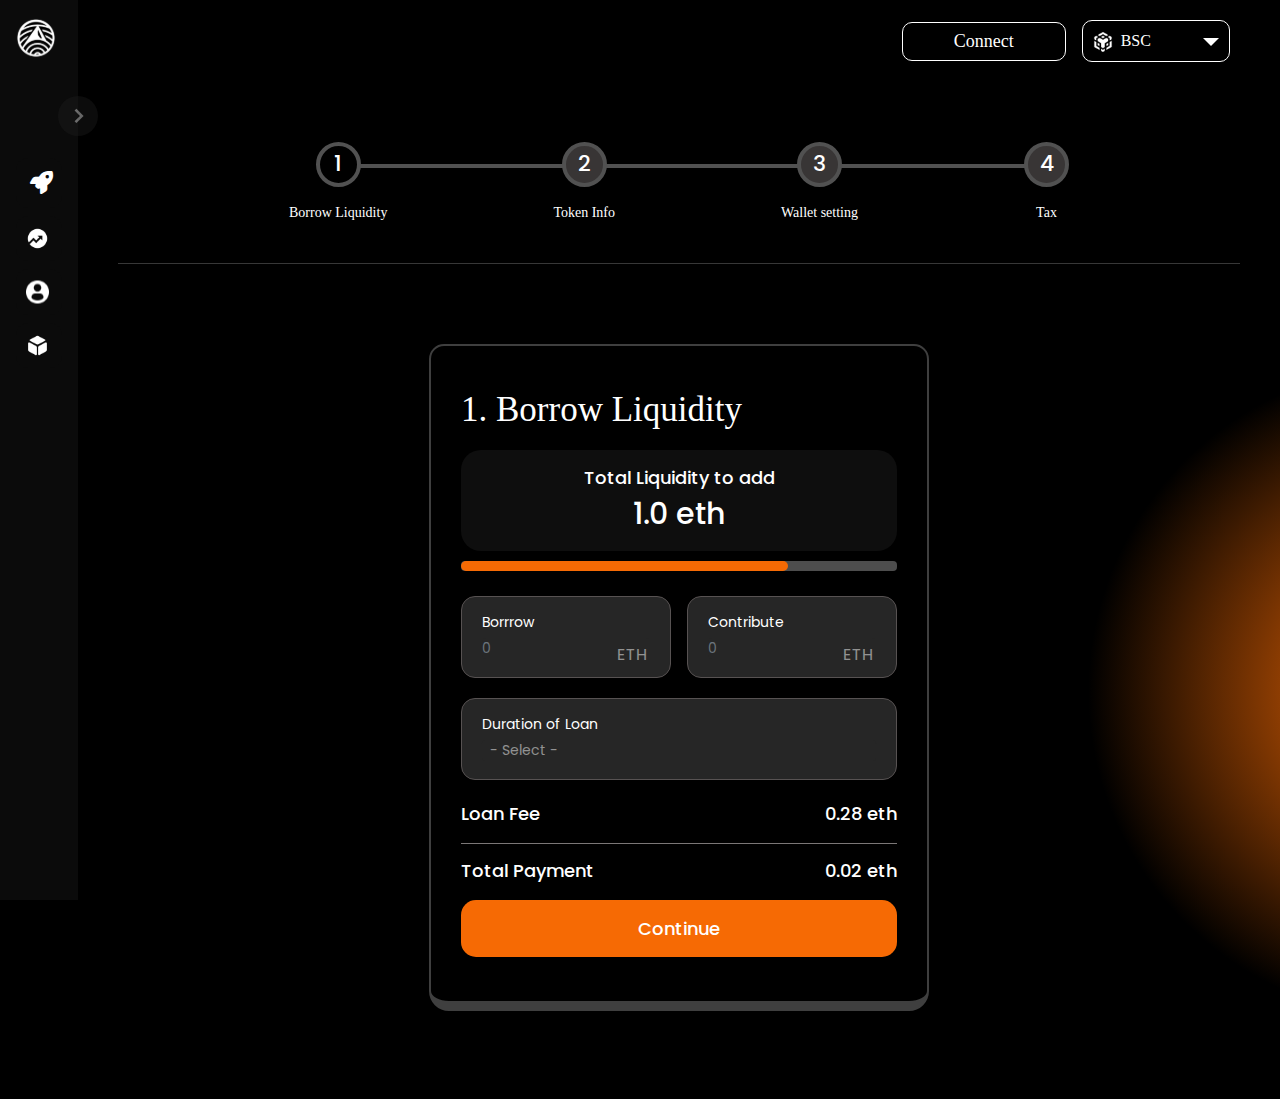
<file: index.html>
<!DOCTYPE html>
<html lang="en">
  <head>
    <meta charset="UTF-8" />
    <meta http-equiv="X-UA-Compatible" content="IE=edge" />
    <meta name="viewport" content="width=device-width, initial-scale=1.0" />
    <title>Arctic</title>
    <link rel="shortcut icon" href="assets/images/favicon.png" type="image/x-icon">

    <!-- font wesome -->
    <link rel="stylesheet" href="assets/css/fontaswesome.min.css">
    <link href="https://unpkg.com/boxicons@2.1.4/css/boxicons.min.css" rel="stylesheet"/>
    <!-- bootstrap cdn -->
    <link rel="stylesheet" href="assets/css/bootstrap.min.css">
    <!-- style css -->
    <link rel="stylesheet" href="assets/css/styles.css">
    <link rel="stylesheet" href="assets/css/c-style.css">
    <link rel="stylesheet" href="assets/css/main_responsive.css">
  </head>
  <body>
    <!-- start sidebar -->
    <section class="sidebar">
      <div class="nav_header">
        <a class="token_logo_brand" href="index.html"><img src="assets/images/token_logo.jpg" alt=""></a>
        <a class="token_mobil_brand" href="index.html"><img src="assets/images/favicon_L.svg" alt=""></a>
        <i class="bx bx-chevron-right btn-menu"></i>
      </div>
      <ul class="box_1">
        <li>
          <a href="#">
            <i class="fa-solid fa-rocket"></i>
            <span class="title">Get Liquidity</span>
          </a>
          <span class="tooltip">Get Liquidity</span>
        </li>
        <li>
          <a href="#">
            <img src="assets/images/funds 1.svg" alt="">
            <span class="title">Yield Pool</span>
          </a>
          <span class="tooltip">Yield Pool</span>
        </li>
        <li>
          <a href="#">
            <img src="assets/images/profile-user 1.svg" alt="">
            <span class="title">My  Tokens</span>
          </a>
          <span class="tooltip">My  Tokens</span>
        </li>
        <li>
          <a href="review-your-token.html">
            <img src="assets/images/cube 1.svg" alt="">
            <span class="title">Launched Tokens</span>
          </a>
          <span class="tooltip">Launched Tokens</span>
        </li>
      </ul>
    </section>
    <!-- end sidebar -->

    <!-- start home -->
    <section class="home">

      <!-- header buttton -->
      <section class="header-button token_header_button">
        <a class="custom_btn_1" href="#">Connect</a>

        <div class="token_dropdown">
          <div class="dropdown">
            <a class="btn btn-secondary dropdown-toggle" href="#" role="button" id="dropdownMenuLink" data-bs-toggle="dropdown" aria-expanded="false"> <img src="assets/images/token/1.svg" alt="">BSC</a>
            
            <ul class="dropdown-menu" aria-labelledby="dropdownMenuLink">
              <li><a class="dropdown-item" href="#"> <img src="assets/images/token/2.svg" alt="">Ethereum</a></li>
              <li><a class="dropdown-item" href="#"> <img src="assets/images/token/3.svg" alt="">Arb</a></li>
              <li><a class="dropdown-item" href="#"> <img src="assets/images/token/4.svg" alt="">Polygon</a></li>
              <li><a class="dropdown-item" href="#"> <img src="assets/images/token/5.svg" alt="">Avalanche</a></li>
            </ul>
          </div>
        </div>
        
      </section>
      <!--end header buttton -->

      <div class="arctic_toket_background"></div>

      <!-- Communities area -->
      <section class="Communities-area">
        <div class="container">
           <!-- Step -->
           <div class="token-step-area">
              <div class="token-step-single">
                 <h4 class="number">1</h4>
                 <p class="info">Borrow Liquidity</p>
              </div>
              <div class="token-step-single">
                 <h4 class="number running">2</h4>
                 <p class="info">Token Info</p>
              </div>
              <div class="token-step-single">
                 <h4 class="number complete">3</h4>
                 <p class="info">Wallet setting</p>
              </div>
              <div class="token-step-single">
                 <h4 class="number complete">4</h4>
                 <p class="info">Tax</p>
              </div>
           </div>
           <div class="token_border"></div>
           <div class="token_page_content">
              <div class="Communities_right">
                 <div class="token_info_box">
                    <form action="" method="GET">
                      <h5 class="heading5">1. Borrow Liquidity</h5>
                      <div class="single_input_group">
                        <div class="token_borrow_item">
                            <p>Total Liquidity to add</p>
                            <span>1.0 eth</span>
                        </div>
                        <div class="progress">
                            <div class="progress-bar progress-bar-success" style="width: 75%;"></div>
                        </div>
                      </div>

                      <div class="d-flex gap-3">
                        <div class="form_item">
                          <label for="">Borrrow</label>
                          <input class="form-control" type="text" placeholder="0" name="" id="">
                          <span>ETH</span>
                        </div>
                        <div class="form_item">
                          <label for="">Contribute</label>
                          <input class="form-control" type="text" placeholder="0" name="" id="">
                          <span>ETH</span>
                        </div>
                      </div>

                      <div class="form_item">
                        <label for="">Duration of Loan</label>
                        <select class="form-select form-select-sm" aria-label=".form-select-sm example">
                            <option selected>- Select -</option>
                            <option value="1">One</option>
                            <option value="2">Two</option>
                            <option value="3">Three</option>
                        </select>
                      </div>

                      <div class="loan_fee">
                        <div class="borrow_text_left">
                          <p>Loan Fee</p>
                        </div>
                        <div class="borrow_text_left">
                          <p>0.28 eth</p>
                        </div>
                      </div>
                      <div class="total_payment token_borrow_text">
                        <div class="borrow_text_left">
                          <p>Total Payment</p>
                        </div>
                        <div class="borrow_text_left">
                          <p>0.02 eth</p>
                        </div>
                      </div>
                      <div class="token_btn_area">
                        <button class="continue_btn" type="submit">Continue</button>
                      </div>
                    </form>
                 </div>
              </div>
           </div>
        </div>
     </section>
      <!-- end Communities area -->

    </section>
    <!-- end home -->

    
    <script src="assets/js/jquery-3.6.1.min.js"></script>
    <!-- bootstrap -->
    <script src="assets/js/bootstrap.bundle.min.js"></script>
    <script src="assets/js/scritp.js"></script>
  </body>
</html>
</file>
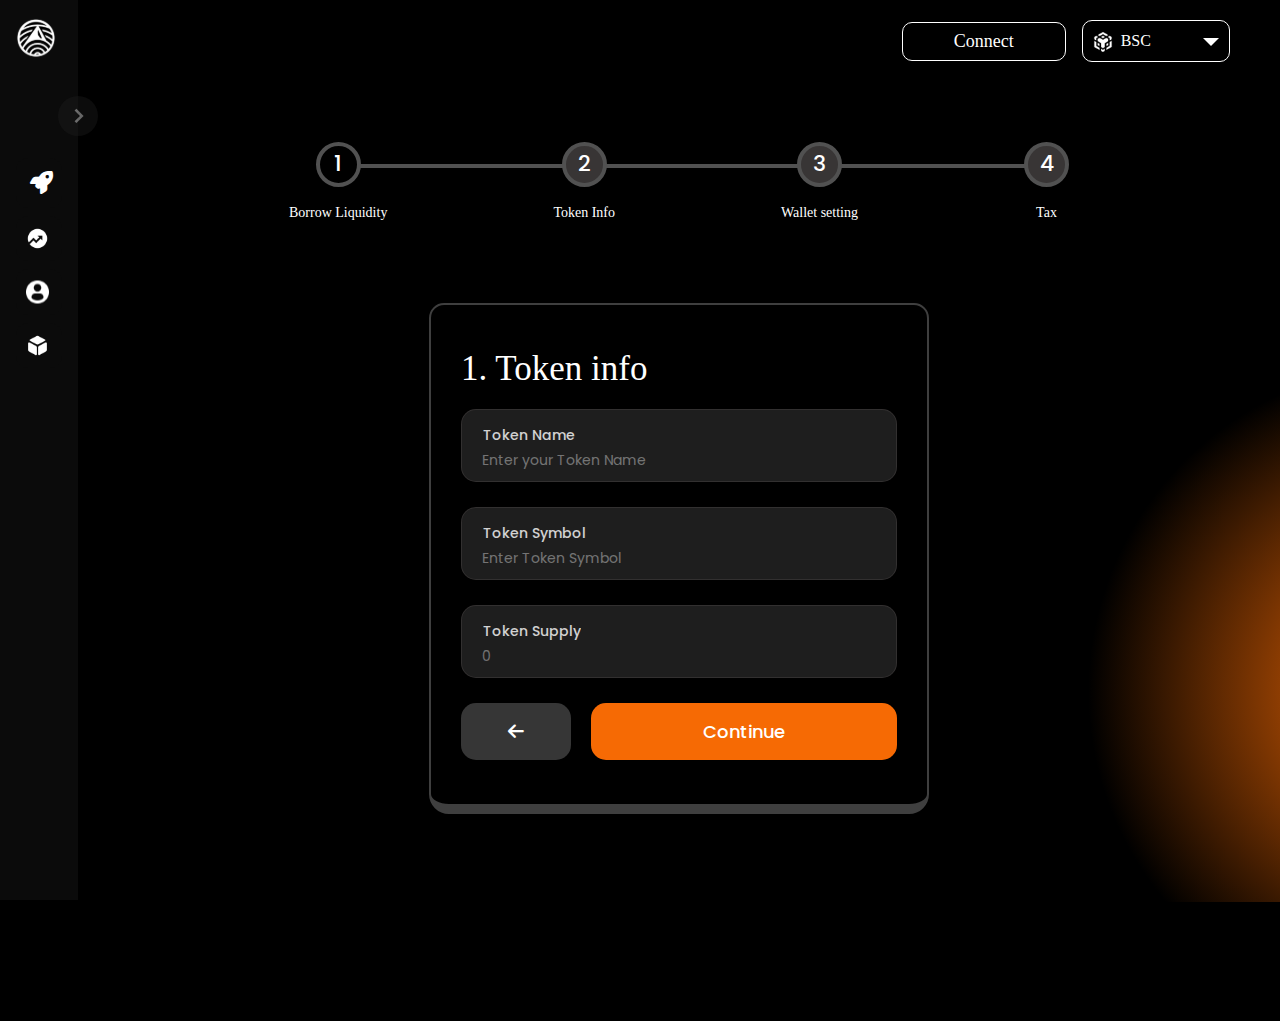
<file: 1.token_info.html>
<!DOCTYPE html>
<html lang="en">
  <head>
    <meta charset="UTF-8" />
    <meta http-equiv="X-UA-Compatible" content="IE=edge" />
    <meta name="viewport" content="width=device-width, initial-scale=1.0" />
    <title>Arctic</title>
    <link rel="shortcut icon" href="assets/images/favicon.png" type="image/x-icon">

    <!-- font wesome -->
    <link rel="stylesheet" href="assets/css/fontaswesome.min.css">
    <link href="https://unpkg.com/boxicons@2.1.4/css/boxicons.min.css" rel="stylesheet"/>
    <!-- bootstrap cdn -->
    <link rel="stylesheet" href="assets/css/bootstrap.min.css">
    <!-- style css -->
    <link rel="stylesheet" href="assets/css/styles.css">
    <link rel="stylesheet" href="assets/css/c-style.css">
    <link rel="stylesheet" href="assets/css/main_responsive.css">
  </head>
  <body>
    <!-- start sidebar -->
    <section class="sidebar">
      <div class="nav_header">
        <a class="token_logo_brand" href="index.html"><img src="assets/images/token_logo.jpg" alt=""></a>
        <a class="token_mobil_brand" href="index.html"><img src="assets/images/favicon_L.svg" alt=""></a>
        <i class="bx bx-chevron-right btn-menu"></i>
      </div>
      <ul class="box_1">
        <li>
          <a href="#">
            <i class="fa-solid fa-rocket"></i>
            <span class="title">Get Liquidity</span>
          </a>
          <span class="tooltip">Get Liquidity</span>
        </li>
        <li>
          <a href="#">
            <img src="assets/images/funds 1.svg" alt="">
            <span class="title">Yield Pool</span>
          </a>
          <span class="tooltip">Yield Pool</span>
        </li>
        <li>
          <a href="#">
            <img src="assets/images/profile-user 1.svg" alt="">
            <span class="title">My  Tokens</span>
          </a>
          <span class="tooltip">My  Tokens</span>
        </li>
        <li>
          <a href="review-your-token.html">
            <img src="assets/images/cube 1.svg" alt="">
            <span class="title">Launched Tokens</span>
          </a>
          <span class="tooltip">Launched Tokens</span>
        </li>
      </ul>
    </section>
    <!-- end sidebar -->

    <!-- start home -->
    <section class="home">

      <!-- header buttton -->
      <section class="header-button token_header_button">
        <a class="custom_btn_1" href="#">Connect</a>

        <div class="token_dropdown">
          <div class="dropdown">
            <a class="btn btn-secondary dropdown-toggle" href="#" role="button" id="dropdownMenuLink" data-bs-toggle="dropdown" aria-expanded="false"> <img src="assets/images/token/1.svg" alt="">BSC</a>
            
            <ul class="dropdown-menu" aria-labelledby="dropdownMenuLink">
              <li><a class="dropdown-item" href=""> <img src="assets/images/token/2.svg" alt="">Ethereum</a></li>
              <li><a class="dropdown-item" href=""> <img src="assets/images/token/3.svg" alt="">Arb</a></li>
              <li><a class="dropdown-item" href=""> <img src="assets/images/token/4.svg" alt="">Polygon</a></li>
              <li><a class="dropdown-item" href=""> <img src="assets/images/token/5.svg" alt="">Avalanche</a></li>
            </ul>
          </div>
        </div>
      </section>
      <!--end header buttton -->

      <div class="arctic_toket_background"></div>

      <!-- Communities area -->
      <section class="Communities-area" data-aos="fade-up">
        <div class="container">
          <!-- Step -->
          <div class="token-step-area">
            <div class="token-step-single">
              <h4 class="number">1</h4>
              <p class="info">Borrow Liquidity</p>
            </div>
            <div class="token-step-single">
              <h4 class="number running">2</h4>
              <p class="info">Token Info</p>
            </div>
            <div class="token-step-single">
              <h4 class="number complete">3</h4>
              <p class="info">Wallet setting</p>
            </div>
            <div class="token-step-single">
              <h4 class="number complete">4</h4>
              <p class="info">Tax</p>
            </div>
          </div>
          <div class="token_page_content">
            <div class="Communities_right">
              <div class="token_info_box">
                <form action="" method="GET">
                  <h5 class="heading5">1. Token info</h5>
                  <div class="single_input_group">
                    <label for="name">Token Name</label>
                    <input type="text" id="name" placeholder="Enter your Token Name">
                  </div>
                  <div class="single_input_group">
                    <label for="token_symbol">Token Symbol</label>
                    <input type="text" id="token_symbol" placeholder="Enter Token Symbol">
                  </div>
                  <div class="single_input_group">
                    <label for="number">Token Supply</label>
                    <input type="number" id="number" placeholder="0">
                  </div>
                  <div class="token_btn_area">
                    <a href="#" class="continue_btn back_btn"><i class="fa-solid fa-arrow-left"></i></a>
                    <button class="continue_btn" type="submit">Continue</button>
                  </div>
                </form>
              </div>
            </div>
            </div>
        </div>
      </section>
      <!-- end Communities area -->

    </section>
    <!-- end home -->


    <script src="assets/js/jquery-3.6.1.min.js"></script>
    <!-- bootstrap -->
    <script src="assets/js/bootstrap.bundle.min.js"></script>
    <script src="assets/js/scritp.js"></script>
  </body>
</html>
</file>
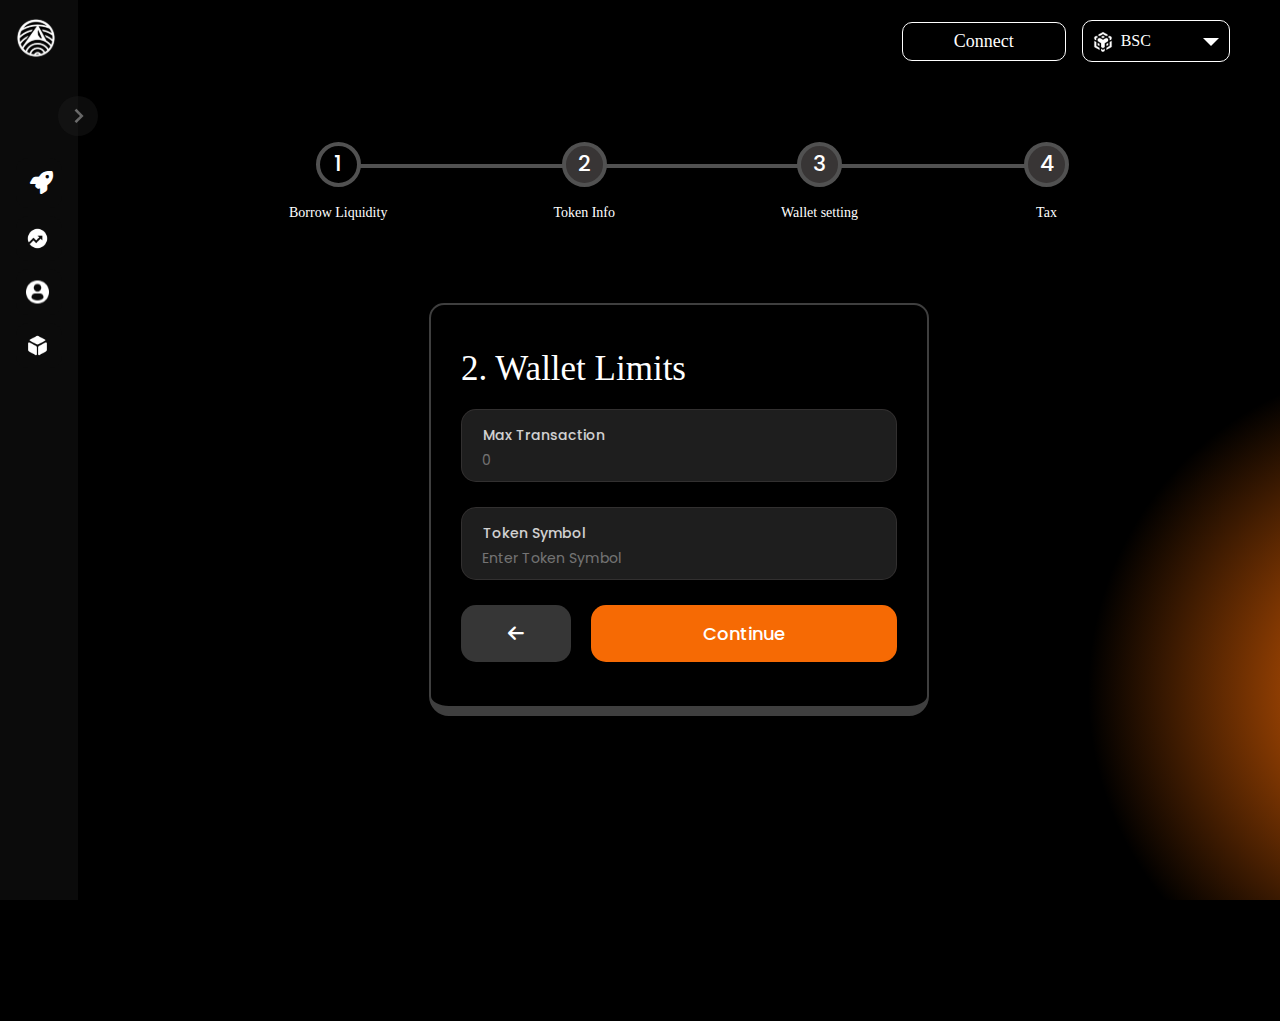
<file: 2.wallet_Limits.html>
<!DOCTYPE html>
<html lang="en">
  <head>
    <meta charset="UTF-8" />
    <meta http-equiv="X-UA-Compatible" content="IE=edge" />
    <meta name="viewport" content="width=device-width, initial-scale=1.0" />
    <title>Arctic</title>
    <link rel="shortcut icon" href="assets/images/favicon.png" type="image/x-icon">

    <!-- font wesome -->
    <link rel="stylesheet" href="assets/css/fontaswesome.min.css">
    <link href="https://unpkg.com/boxicons@2.1.4/css/boxicons.min.css" rel="stylesheet"/>
    <!-- bootstrap cdn -->
    <link rel="stylesheet" href="assets/css/bootstrap.min.css">
    <!-- style css -->
    <link rel="stylesheet" href="assets/css/styles.css">
    <link rel="stylesheet" href="assets/css/c-style.css">
    <link rel="stylesheet" href="assets/css/main_responsive.css">
  </head>
  <body>
    <!-- start sidebar -->
    <section class="sidebar">
      <div class="nav_header">
        <a class="token_logo_brand" href="index.html"><img src="assets/images/token_logo.jpg" alt=""></a>
        <a class="token_mobil_brand" href="index.html"><img src="assets/images/favicon_L.svg" alt=""></a>
        <i class="bx bx-chevron-right btn-menu"></i>
      </div>
      <ul class="box_1">
        <li>
          <a href="#">
            <i class="fa-solid fa-rocket"></i>
            <span class="title">Get Liquidity</span>
          </a>
          <span class="tooltip">Get Liquidity</span>
        </li>
        <li>
          <a href="#">
            <img src="assets/images/funds 1.svg" alt="">
            <span class="title">Yield Pool</span>
          </a>
          <span class="tooltip">Yield Pool</span>
        </li>
        <li>
          <a href="#">
            <img src="assets/images/profile-user 1.svg" alt="">
            <span class="title">My  Tokens</span>
          </a>
          <span class="tooltip">My  Tokens</span>
        </li>
        <li>
          <a href="review-your-token.html">
            <img src="assets/images/cube 1.svg" alt="">
            <span class="title">Launched Tokens</span>
          </a>
          <span class="tooltip">Launched Tokens</span>
        </li>
      </ul>
    </section>
    <!-- end sidebar -->

    <!-- start home -->
    <section class="home">

      <!-- header buttton -->
      <section class="header-button token_header_button">
        <a class="custom_btn_1" href="#">Connect</a>

        <div class="token_dropdown">
          <div class="dropdown">
            <a class="btn btn-secondary dropdown-toggle" href="#" role="button" id="dropdownMenuLink" data-bs-toggle="dropdown" aria-expanded="false"> <img src="assets/images/token/1.svg" alt="">BSC</a>
            
            <ul class="dropdown-menu" aria-labelledby="dropdownMenuLink">
              <li><a class="dropdown-item" href="1.token_info.html"> <img src="assets/images/token/2.svg" alt="">Ethereum</a></li>
              <li><a class="dropdown-item" href="2.wallet_Limits.html"> <img src="assets/images/token/3.svg" alt="">Arb</a></li>
              <li><a class="dropdown-item" href="3.Taxes.html"> <img src="assets/images/token/4.svg" alt="">Polygon</a></li>
              <li><a class="dropdown-item" href="yield-pool.html"> <img src="assets/images/token/5.svg" alt="">Avalanche</a></li>
            </ul>
          </div>
        </div>
      </section>
      <!--end header buttton -->

      <div class="arctic_toket_background"></div>

      <!-- Communities area -->
      <section class="Communities-area" data-aos="fade-up">
        <div class="container">
          <!-- Step -->
          <div class="token-step-area">
            <div class="token-step-single">
              <h4 class="number">1</h4>
              <p class="info">Borrow Liquidity</p>
            </div>
            <div class="token-step-single">
              <h4 class="number running">2</h4>
              <p class="info">Token Info</p>
            </div>
            <div class="token-step-single">
              <h4 class="number complete">3</h4>
              <p class="info">Wallet setting </p>
            </div>
            <div class="token-step-single">
              <h4 class="number complete">4</h4>
              <p class="info">Tax</p>
            </div>
          </div>
          <div class="token_page_content">
            <div class="Communities_right">
              <div class="token_info_box">
                <form action="" method="GET">
                  <h5 class="heading5">2. Wallet Limits</h5>
                  <div class="single_input_group">
                    <label for="name">Max Transaction</label>
                    <input type="text" id="name" placeholder="0">
                  </div>
                  <div class="single_input_group">
                    <label for="token_symbol">Token Symbol</label>
                    <input type="text" id="token_symbol" placeholder="Enter Token Symbol">
                  </div>
                  <div class="token_btn_area">
                    <a href="#" class="continue_btn back_btn"><i class="fa-solid fa-arrow-left"></i></a>
                    <button class="continue_btn" type="submit">Continue</button>
                  </div>
                </form>
              </div>
            </div>
            </div>
        </div>
      </section>
      <!-- end Communities area -->

    </section>
    <!-- end home -->


    <script src="assets/js/jquery-3.6.1.min.js"></script>
    <!-- bootstrap -->
    <script src="assets/js/bootstrap.bundle.min.js"></script>
    <script src="assets/js/scritp.js"></script>
  </body>
</html>
</file>
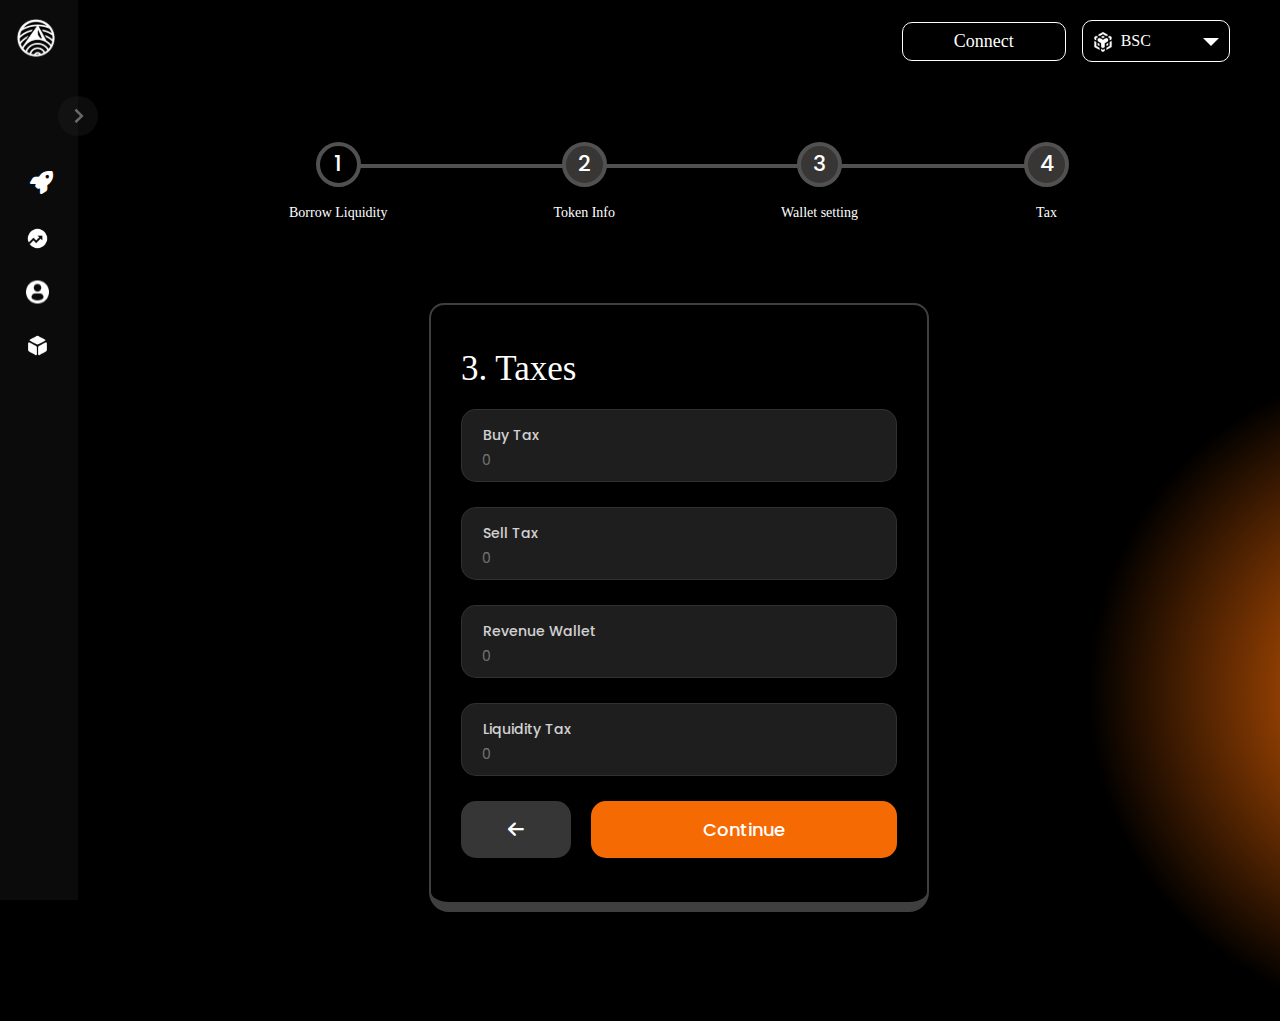
<file: 3.Taxes.html>
<!DOCTYPE html>
<html lang="en">
  <head>
    <meta charset="UTF-8" />
    <meta http-equiv="X-UA-Compatible" content="IE=edge" />
    <meta name="viewport" content="width=device-width, initial-scale=1.0" />
    <title>Arctic</title>
    <link rel="shortcut icon" href="assets/images/favicon.png" type="image/x-icon">

    <!-- font wesome -->
    <link rel="stylesheet" href="assets/css/fontaswesome.min.css">
    <link href="https://unpkg.com/boxicons@2.1.4/css/boxicons.min.css" rel="stylesheet"/>
    <!-- bootstrap cdn -->
    <link rel="stylesheet" href="assets/css/bootstrap.min.css">
    <!-- style css -->
    <link rel="stylesheet" href="assets/css/styles.css">
    <link rel="stylesheet" href="assets/css/c-style.css">
    <link rel="stylesheet" href="assets/css/main_responsive.css">
  </head>
  <body>
    <!-- start sidebar -->
    <section class="sidebar">
      <div class="nav_header">
        <a class="token_logo_brand" href="index.html"><img src="assets/images/token_logo.jpg" alt=""></a>
        <a class="token_mobil_brand" href="index.html"><img src="assets/images/favicon_L.svg" alt=""></a>
        <i class="bx bx-chevron-right btn-menu"></i>
      </div>
      <ul class="box_1">
        <li>
          <a href="#">
            <i class="fa-solid fa-rocket"></i>
            <span class="title">Get Liquidity</span>
          </a>
          <span class="tooltip">Get Liquidity</span>
        </li>
        <li>
          <a href="#">
            <img src="assets/images/funds 1.svg" alt="">
            <span class="title">Yield Pool</span>
          </a>
          <span class="tooltip">Yield Pool</span>
        </li>
        <li>
          <a href="#">
            <img src="assets/images/profile-user 1.svg" alt="">
            <span class="title">My  Tokens</span>
          </a>
          <span class="tooltip">My  Tokens</span>
        </li>
        <li>
          <a href="review-your-token.html">
            <img src="assets/images/cube 1.svg" alt="">
            <span class="title">Launched Tokens</span>
          </a>
          <span class="tooltip">Launched Tokens</span>
        </li>
      </ul>
    </section>
    <!-- end sidebar -->

    <!-- start home -->
    <section class="home">

      <!-- header buttton -->
      <section class="header-button token_header_button">
        <a class="custom_btn_1" href="#">Connect</a>

        <div class="token_dropdown">
          <div class="dropdown">
            <a class="btn btn-secondary dropdown-toggle" href="#" role="button" id="dropdownMenuLink" data-bs-toggle="dropdown" aria-expanded="false"> <img src="assets/images/token/1.svg" alt="">BSC</a>
            
            <ul class="dropdown-menu" aria-labelledby="dropdownMenuLink">
              <li><a class="dropdown-item" href="1.token_info.html"> <img src="assets/images/token/2.svg" alt="">Ethereum</a></li>
              <li><a class="dropdown-item" href="2.wallet_Limits.html"> <img src="assets/images/token/3.svg" alt="">Arb</a></li>
              <li><a class="dropdown-item" href="3.Taxes.html"> <img src="assets/images/token/4.svg" alt="">Polygon</a></li>
              <li><a class="dropdown-item" href="yield-pool.html"> <img src="assets/images/token/5.svg" alt="">Avalanche</a></li>
            </ul>
          </div>
        </div>
      </section>
      <!--end header buttton -->

      <div class="arctic_toket_background"></div>

      <!-- Communities area -->
      <section class="Communities-area" data-aos="fade-up">
        <div class="container">
          <!-- Step -->
          <div class="token-step-area">
            <div class="token-step-single">
              <h4 class="number">1</h4>
              <p class="info">Borrow Liquidity</p>
            </div>
            <div class="token-step-single">
              <h4 class="number running">2</h4>
              <p class="info">Token Info</p>
            </div>
            <div class="token-step-single">
              <h4 class="number complete">3</h4>
              <p class="info">Wallet setting</p>
            </div>
            <div class="token-step-single">
              <h4 class="number complete">4</h4>
              <p class="info">Tax</p>
            </div>
          </div>
          <div class="token_page_content">
            <div class="Communities_right">
              <div class="token_info_box">
                <form action="" method="GET">
                  <h5 class="heading5">3. Taxes</h5>
                  <div class="single_input_group">
                    <label for="name">Buy Tax</label>
                    <input type="text" id="name" placeholder="0">
                  </div>
                  <div class="single_input_group">
                    <label for="token_symbol">Sell Tax</label>
                    <input type="text" id="token_symbol" placeholder="0">
                  </div>
                  <div class="single_input_group">
                    <label for="number">Revenue Wallet</label>
                    <input type="number" id="number" placeholder="0">
                  </div>
                  <div class="single_input_group">
                    <label for="token_symbol">Liquidity Tax</label>
                    <input type="text" id="token_symbol" placeholder="0">
                  </div>
                  <div class="token_btn_area">
                    <a href="#" class="continue_btn back_btn"><i class="fa-solid fa-arrow-left"></i></a>
                    <button class="continue_btn" type="submit">Continue</button>
                  </div>
                </form>
              </div>
            </div>
            </div>
        </div>
      </section>
      <!-- end Communities area -->

    </section>
    <!-- end home -->


    <script src="assets/js/jquery-3.6.1.min.js"></script>
    <!-- bootstrap -->
    <script src="assets/js/bootstrap.bundle.min.js"></script>
    <script src="assets/js/scritp.js"></script>
  </body>
</html>
</file>
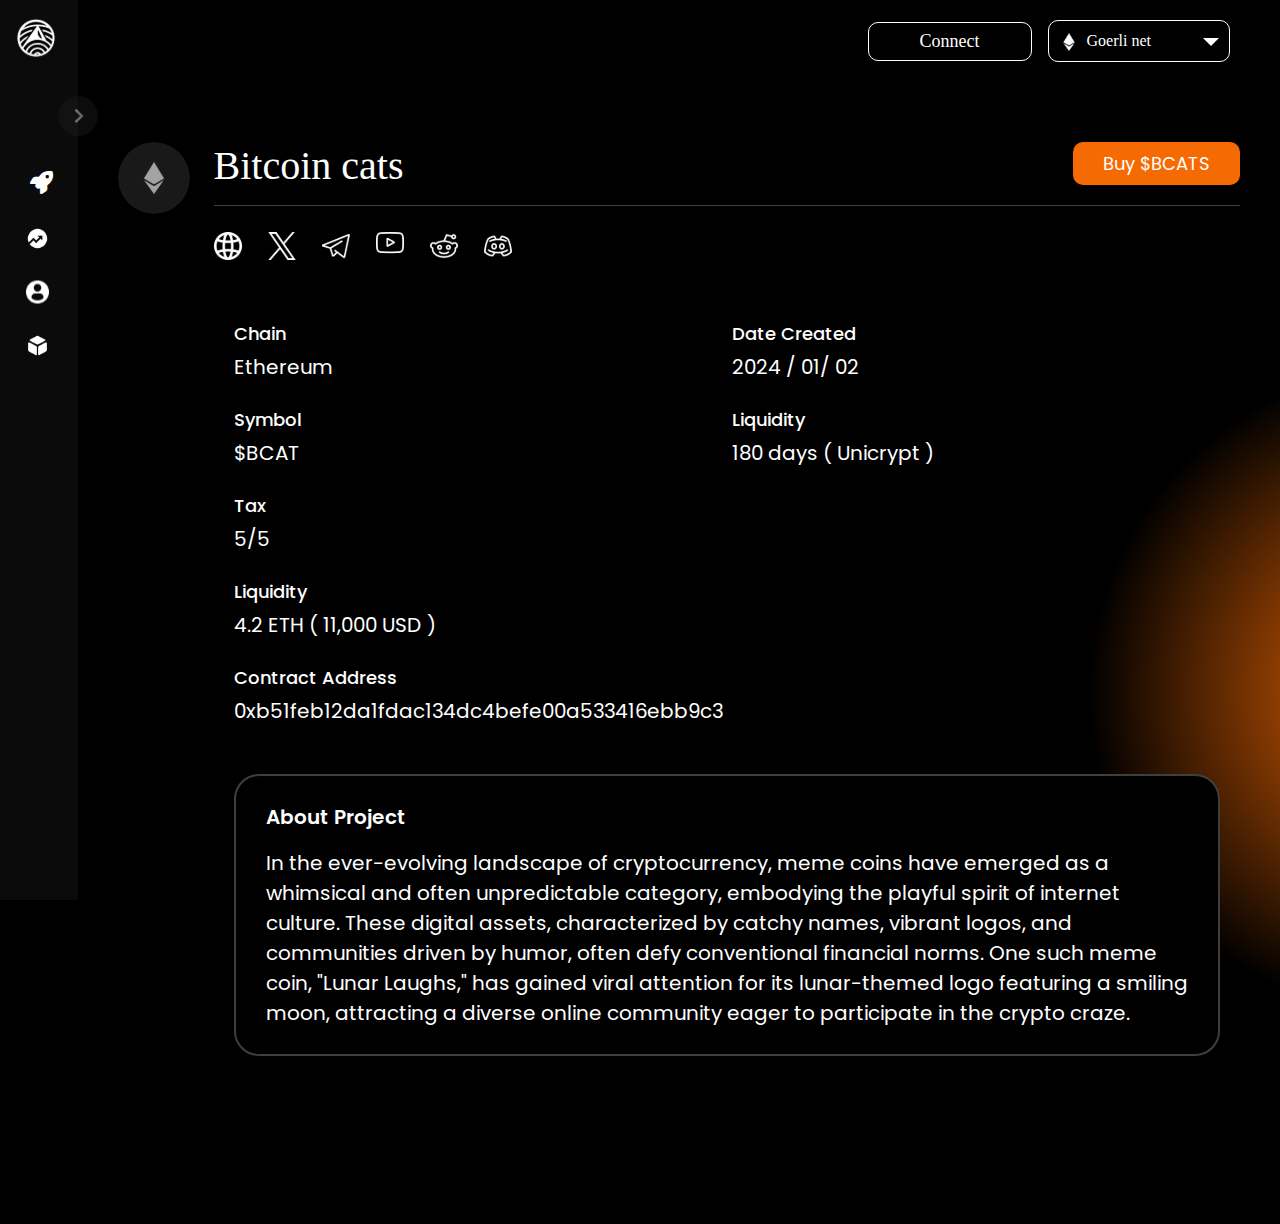
<file: bitcoin-cats.html>
<!DOCTYPE html>
<html lang="en">
  <head>
    <meta charset="UTF-8" />
    <meta http-equiv="X-UA-Compatible" content="IE=edge" />
    <meta name="viewport" content="width=device-width, initial-scale=1.0" />
    <title>Arctic</title>
    <link rel="shortcut icon" href="assets/images/favicon.png" type="image/x-icon">

    <!-- font wesome -->
    <link rel="stylesheet" href="assets/css/fontaswesome.min.css">
    <link href="https://unpkg.com/boxicons@2.1.4/css/boxicons.min.css" rel="stylesheet"/>
    <!-- bootstrap cdn -->
    <link rel="stylesheet" href="assets/css/bootstrap.min.css">
    <!-- style css -->
    <link rel="stylesheet" href="assets/css/styles.css">
    <link rel="stylesheet" href="assets/css/c-style.css">
    <link rel="stylesheet" href="assets/css/main_responsive.css">
  </head>
  <body>
    <!-- start sidebar -->
    <section class="sidebar">
      <div class="nav_header">
        <a class="token_logo_brand" href="index.html"><img src="assets/images/token_logo.jpg" alt=""></a>
        <a class="token_mobil_brand" href="index.html"><img src="assets/images/favicon_L.svg" alt=""></a>
        <i class="bx bx-chevron-right btn-menu"></i>
      </div>
      <ul class="box_1">
        <li>
          <a href="#">
            <i class="fa-solid fa-rocket"></i>
            <span class="title">Get Liquidity</span>
          </a>
          <span class="tooltip">Get Liquidity</span>
        </li>
        <li>
          <a href="#">
            <img src="assets/images/funds 1.svg" alt="">
            <span class="title">Yield Pool</span>
          </a>
          <span class="tooltip">Yield Pool</span>
        </li>
        <li>
          <a href="#">
            <img src="assets/images/profile-user 1.svg" alt="">
            <span class="title">My  Tokens</span>
          </a>
          <span class="tooltip">My  Tokens</span>
        </li>
        <li>
          <a href="#">
            <img src="assets/images/cube 1.svg" alt="">
            <span class="title">Launched Tokens</span>
          </a>
          <span class="tooltip">Launched Tokens</span>
        </li>
      </ul>
    </section>
    <!-- end sidebar -->

    <!-- start home -->
    <section class="home">

      <!-- header buttton -->
      <section class="header-button token_header_button">
        <a class="custom_btn_1" href="#">Connect</a>

        <div class="token_dropdown">
          <div class="dropdown">
            <a class="btn btn-secondary dropdown-toggle" href="#" role="button" id="dropdownMenuLink" data-bs-toggle="dropdown" aria-expanded="false"> <img src="assets/images/token/2.svg" alt="">Goerli net</a>
            
            <ul class="dropdown-menu" aria-labelledby="dropdownMenuLink">
              <li><a class="dropdown-item" href="#"> <img src="assets/images/token/1.svg" alt="">BSC</a></li>
              <li><a class="dropdown-item" href="#"> <img src="assets/images/token/3.svg" alt="">Arb</a></li>
              <li><a class="dropdown-item" href="#"> <img src="assets/images/token/4.svg" alt="">Polygon</a></li>
              <li><a class="dropdown-item" href="#"> <img src="assets/images/token/5.svg" alt="">Avalanche</a></li>
            </ul>
          </div>
        </div>
      </section>
      <!--end header buttton -->

      <div class="arctic_toket_background"></div>

      <!-- start bitcoin cats area -->
      <div class="launchedTokens_area">
        <div class="container">

          <div class="row">

            <div class="col-lg-1">
              <div class="lb_img">
                <img src="assets/images/1lt.svg" alt="">
              </div>
            </div>

            <div class="col-lg-11 bitcion_max">

              <div class="bitcoin_cats_heading">
                <div class="launched_heading">
                  <h1>Bitcoin cats </h1>
                </div>
                <div class="lt_single_item_btn">
                  <a href="#" class="ltsi_btn">Buy $BCATS</a>
                </div>
              </div>

              <div class="bitcoin_cats_social">
                <a href="#"><img src="assets/images/social/world-wide-web 1.svg" alt=""></a>
                <a href="#"><img src="assets/images/social/twitter (4).svg" alt=""></a>
                <a href="#"><img src="assets/images/social/telegram (1).svg" alt=""></a>
                <a href="#"><img src="assets/images/social/youtube.svg" alt=""></a>
                <a href="#"><img src="assets/images/social/reddit.svg" alt=""></a>
                <a href="#"><img src="assets/images/social/discord (1).svg" alt=""></a>
              </div>

              <div class="bitcoin_cats_chain ml-5">

                <div class="loan_fee">
                  <div class="borrow_text_left">
                    <p>Chain</p>
                    <h6 class="text_bc">Ethereum</h6>
                    <p class="mt-4">Symbol</p>
                    <h6 class="text_bc">$BCAT</h6>
                  </div>
                  <div class="borrow_text_left">
                    <p>Date Created</p>
                    <h6 class="text_bc">2024 / 01/ 02</h6>
                    <p class="mt-4">Liquidity</p>
                    <h6 class="text_bc">180 days  ( Unicrypt )</h6>
                  </div>
                </div>

                <div class="borrow_text_left mt-4">
                  <p>Tax</p>
                  <h6 class="text_bc">5/5</h6>
                </div>

                <div class="borrow_text_left mt-4">
                  <p>Liquidity</p>
                  <h6 class="text_bc">4.2 ETH ( 11,000 USD )</h6>
                </div>

                <div class="borrow_text_left mt-4">
                  <p>Contract Address</p>
                  <h6 class="text_bc">0xb51feb12da1fdac134dc4befe00a533416ebb9c3</h6>
                </div>

              </div>

              <section class="Communities-area mt-5">
                <div class="container">
                   <!-- <div class="token_page_content"> -->
                      <div class="Communities_right">
                        <div class="token_info_contain_item bitcoin_cats_border">
                          
                          <h4 class="about_project_text">About Project</h4>
                          <p class="text_bc">In the ever-evolving landscape of cryptocurrency, meme coins have emerged as a whimsical and often unpredictable category, embodying the playful spirit of internet culture. These digital assets, characterized by catchy names, vibrant logos, and communities driven by humor, often defy conventional financial norms. One such meme coin, "Lunar Laughs," has gained viral attention for its lunar-themed logo featuring a smiling moon, attracting a diverse online community eager to participate in the crypto craze. </p>

                        </div>
                      </div>
                   <!-- </div> -->
                </div>
             </section>

            </div>
          </div>

          

        </div>
      </div>
      <!-- end bitcoin cats area -->

    </section>
    <!-- end home -->

    
    <script src="assets/js/jquery-3.6.1.min.js"></script>
    <!-- bootstrap -->
    <script src="assets/js/bootstrap.bundle.min.js"></script>
    <script src="assets/js/scritp.js"></script>
  </body>
</html>
</file>
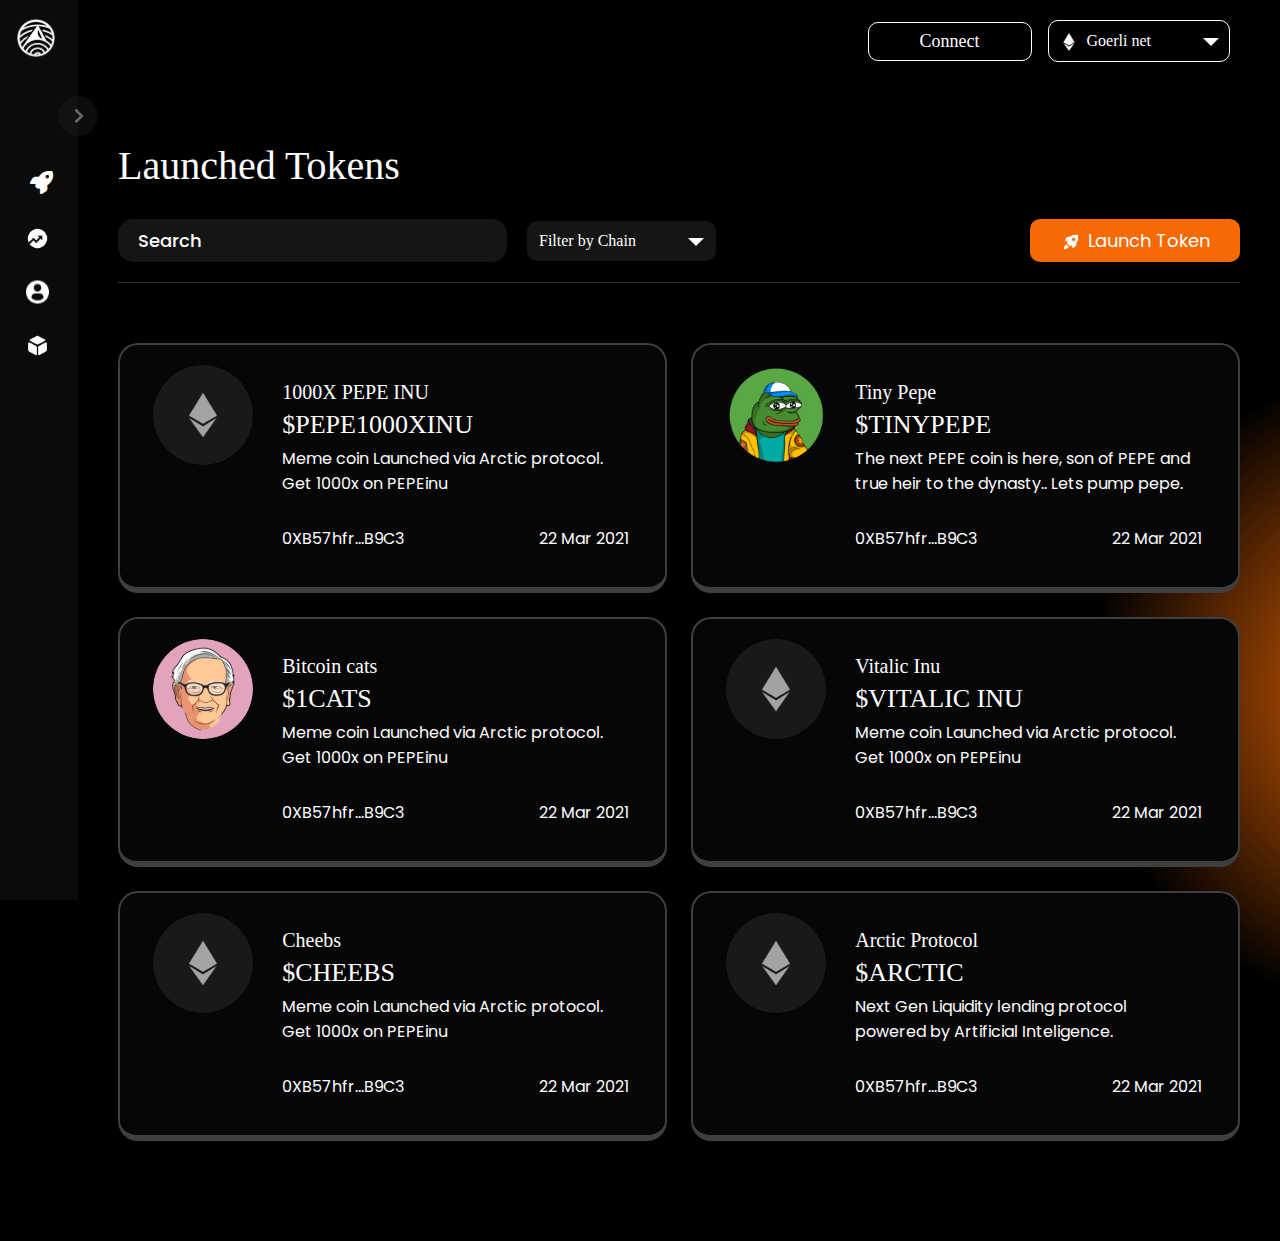
<file: launched-tokens.html>
<!DOCTYPE html>
<html lang="en">
  <head>
    <meta charset="UTF-8" />
    <meta http-equiv="X-UA-Compatible" content="IE=edge" />
    <meta name="viewport" content="width=device-width, initial-scale=1.0" />
    <title>Arctic</title>
    <link rel="shortcut icon" href="assets/images/favicon.png" type="image/x-icon">

    <!-- font wesome -->
    <link rel="stylesheet" href="assets/css/fontaswesome.min.css">
    <link href="https://unpkg.com/boxicons@2.1.4/css/boxicons.min.css" rel="stylesheet"/>
    <!-- bootstrap cdn -->
    <link rel="stylesheet" href="assets/css/bootstrap.min.css">
    <!-- style css -->
    <link rel="stylesheet" href="assets/css/styles.css">
    <link rel="stylesheet" href="assets/css/c-style.css">
    <link rel="stylesheet" href="assets/css/main_responsive.css">
  </head>
  <body>
    <!-- start sidebar -->
    <section class="sidebar">
      <div class="nav_header">
        <a class="token_logo_brand" href="index.html"><img src="assets/images/token_logo.jpg" alt=""></a>
        <a class="token_mobil_brand" href="index.html"><img src="assets/images/favicon_L.svg" alt=""></a>
        <i class="bx bx-chevron-right btn-menu"></i>
      </div>
      <ul class="box_1">
        <li>
          <a href="#">
            <i class="fa-solid fa-rocket"></i>
            <span class="title">Get Liquidity</span>
          </a>
          <span class="tooltip">Get Liquidity</span>
        </li>
        <li>
          <a href="#">
            <img src="assets/images/funds 1.svg" alt="">
            <span class="title">Yield Pool</span>
          </a>
          <span class="tooltip">Yield Pool</span>
        </li>
        <li>
          <a href="#">
            <img src="assets/images/profile-user 1.svg" alt="">
            <span class="title">My  Tokens</span>
          </a>
          <span class="tooltip">My  Tokens</span>
        </li>
        <li>
          <a href="#">
            <img src="assets/images/cube 1.svg" alt="">
            <span class="title">Launched Tokens</span>
          </a>
          <span class="tooltip">Launched Tokens</span>
        </li>
      </ul>
    </section>
    <!-- end sidebar -->

    <!-- start home -->
    <section class="home">

      <!-- header buttton -->
      <div class="header-button token_header_button">
        <a class="custom_btn_1" href="#">Connect</a>

        <div class="token_dropdown">
          <div class="dropdown">
            <a class="btn btn-secondary dropdown-toggle" href="#" role="button" id="dropdownMenuLink" data-bs-toggle="dropdown" aria-expanded="false"> <img src="assets/images/token/2.svg" alt="">Goerli net</a>
            
            <ul class="dropdown-menu" aria-labelledby="dropdownMenuLink">
              <li><a class="dropdown-item" href="#"> <img src="assets/images/token/1.svg" alt="">BSC</a></li>
              <li><a class="dropdown-item" href="#"> <img src="assets/images/token/3.svg" alt="">Arb</a></li>
              <li><a class="dropdown-item" href="#"> <img src="assets/images/token/4.svg" alt="">Polygon</a></li>
              <li><a class="dropdown-item" href="#"> <img src="assets/images/token/5.svg" alt="">Avalanche</a></li>
            </ul>
          </div>
        </div>
      </div>
      <!--end header buttton -->

      <div class="arctic_toket_background"></div>

      <!-- start launchedTokens area -->
      <div class="launchedTokens_area">
        <div class="container">

          <div class="launched_heading">
            <h1>Launched Tokens</h1>
          </div>

          <!-- launchedTokens top contain -->
          <div class="launchedTokents_top_contain">
            <div class="launchedTokents_top_item">
              <div class="launchedTokents_left">
                <div class="lt_single_item">
                  <div class="search_form">
                    <form action="#" method="get">
                      <input type="text" class="search-input" name="search" placeholder="Search">
                    </form>
                  </div>
                </div>
                <div class="lt_single_item">
                  <div class="token_dropdown">
                    <div class="dropdown">
                      <a class="btn btn-secondary dropdown-toggle" href="#" role="button" id="dropdownMenuLink" data-bs-toggle="dropdown" aria-expanded="false">Filter by Chain</a>
                      
                      <ul class="dropdown-menu" aria-labelledby="dropdownMenuLink">
                        <li><a class="dropdown-item" href="#">1</a></li>
                        <li><a class="dropdown-item" href="#">2</a></li>
                        <li><a class="dropdown-item" href="#">3</a></li>
                        <li><a class="dropdown-item" href="#">4</a></li>
                      </ul>
                    </div>
                  </div>
                </div>
              </div>
              <div class="lt_single_item_btn">
                <a href="#" class="ltsi_btn"><img src="assets/images/launch-btn.svg" alt="">Launch Token</a>
              </div>
            </div>
          </div>

          <!-- launchedTokents bottom contain -->
          <div class="launchedTokents_bottom_contain">
            <div class="row g-4">

              <div class="col-lg-6 col-md-12">
                <div class="row g-0 ltb_background">
                  <div class="col-md-3 lb_img">
                    <img src="assets/images/1lt.svg" alt="">
                  </div>
                  <div class="col-md-9">
                    <div class="card-body">
                      <h6 class="text_lb">1000X PEPE INU</h6>
                      <h5 class="text_lb_26">$PEPE1000XINU</h5>
                      <p class="text_p">Meme coin Launched via  Arctic protocol. Get 1000x on PEPEinu </p>
                      <div class="ltb_text_bottom">
                        <span>0XB57hfr...B9C3</span>
                        <span>22 Mar 2021</span>
                      </div>
                    </div>
                  </div>
                </div>
              </div>

              <div class="col-lg-6 col-md-12">
                <div class="row g-0 ltb_background">
                  <div class="col-md-3 lb_img">
                    <img src="assets/images/2lt.svg" alt="">
                  </div>
                  <div class="col-md-9">
                    <div class="card-body">
                      <h6 class="text_lb">Tiny Pepe</h6>
                      <h5 class="text_lb_26">$TINYPEPE</h5>
                      <p class="text_p">The next PEPE coin is here, son of PEPE and true heir to the dynasty.. Lets pump pepe.</p>
                      <div class="ltb_text_bottom">
                        <span>0XB57hfr...B9C3</span>
                        <span>22 Mar 2021</span>
                      </div>
                    </div>
                  </div>
                </div>
              </div>

              <div class="col-lg-6 col-md-12">
                <div class="row g-0 ltb_background">
                  <div class="col-md-3 lb_img">
                    <img src="assets/images/3lt.svg" alt="">
                  </div>
                  <div class="col-md-9">
                    <div class="card-body">
                      <h6 class="text_lb">Bitcoin cats</h6>
                      <h5 class="text_lb_26">$1CATS</h5>
                      <p class="text_p">Meme coin Launched via  Arctic protocol. Get 1000x on PEPEinu </p>
                      <div class="ltb_text_bottom">
                        <span>0XB57hfr...B9C3</span>
                        <span>22 Mar 2021</span>
                      </div>
                    </div>
                  </div>
                </div>
              </div>

              <div class="col-lg-6 col-md-12">
                <div class="row g-0 ltb_background">
                  <div class="col-md-3 lb_img">
                    <img src="assets/images/1lt.svg" alt="">
                  </div>
                  <div class="col-md-9">
                    <div class="card-body">
                      <h6 class="text_lb">Vitalic Inu</h6>
                      <h5 class="text_lb_26">$VITALIC INU</h5>
                      <p class="text_p">Meme coin Launched via  Arctic protocol. Get 1000x on PEPEinu </p>
                      <div class="ltb_text_bottom">
                        <span>0XB57hfr...B9C3</span>
                        <span>22 Mar 2021</span>
                      </div>
                    </div>
                  </div>
                </div>
              </div>

              <div class="col-lg-6 col-md-12">
                <div class="row g-0 ltb_background">
                  <div class="col-md-3 lb_img">
                    <img src="assets/images/1lt.svg" alt="">
                  </div>
                  <div class="col-md-9">
                    <div class="card-body">
                      <h6 class="text_lb">Cheebs</h6>
                      <h5 class="text_lb_26">$CHEEBS</h5>
                      <p class="text_p">Meme coin Launched via  Arctic protocol. Get 1000x on PEPEinu </p>
                      <div class="ltb_text_bottom">
                        <span>0XB57hfr...B9C3</span>
                        <span>22 Mar 2021</span>
                      </div>
                    </div>
                  </div>
                </div>
              </div>

              <div class="col-lg-6 col-md-12">
                <div class="row g-0 ltb_background">
                  <div class="col-md-3 lb_img">
                    <img src="assets/images/1lt.svg" alt="">
                  </div>
                  <div class="col-md-9">
                    <div class="card-body">
                      <h6 class="text_lb">Arctic Protocol</h6>
                      <h5 class="text_lb_26">$ARCTIC</h5>
                      <p class="text_p">Next Gen Liquidity lending protocol powered by Artificial Inteligence.</p>
                      <div class="ltb_text_bottom">
                        <span>0XB57hfr...B9C3</span>
                        <span>22 Mar 2021</span>
                      </div>
                    </div>
                  </div>
                </div>
              </div>

            </div>
          </div>

        </div>
      </div>
      <!-- end launchedTokens area -->

    </section>
    <!-- end home -->

    
    <script src="assets/js/jquery-3.6.1.min.js"></script>
    <!-- bootstrap -->
    <script src="assets/js/bootstrap.bundle.min.js"></script>
    <script src="assets/js/scritp.js"></script>
  </body>
</html>
</file>
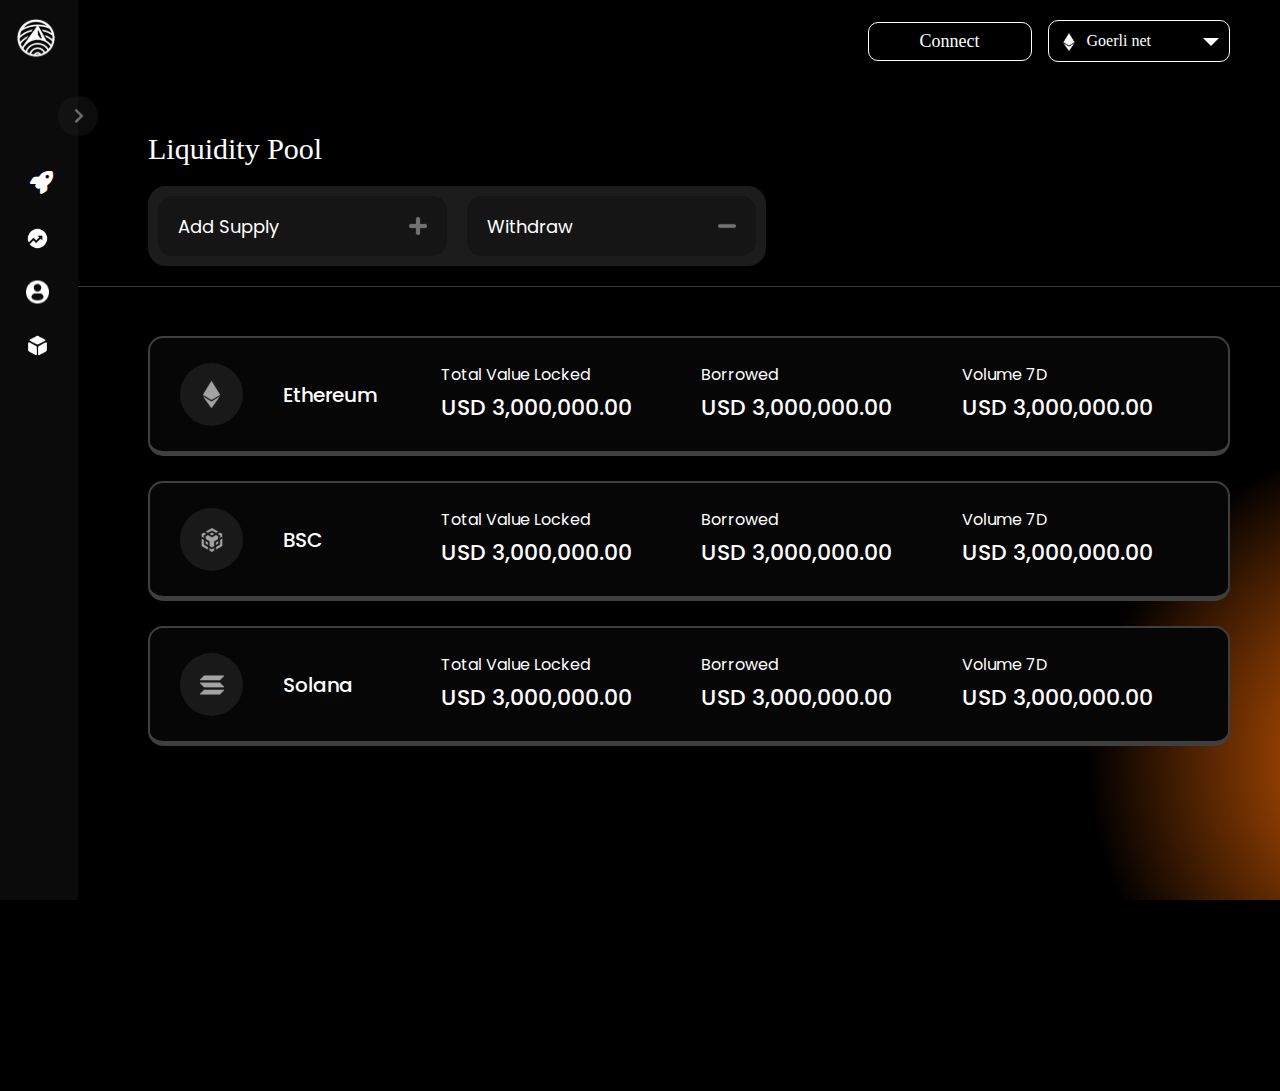
<file: liquidity-pool.html>
<!DOCTYPE html>
<html lang="en">
  <head>
    <meta charset="UTF-8" />
    <meta http-equiv="X-UA-Compatible" content="IE=edge" />
    <meta name="viewport" content="width=device-width, initial-scale=1.0" />
    <title>Arctic</title>
    <link rel="shortcut icon" href="assets/images/favicon.png" type="image/x-icon">

    <!-- font wesome -->
    <link rel="stylesheet" href="assets/css/fontaswesome.min.css">
    <link href="https://unpkg.com/boxicons@2.1.4/css/boxicons.min.css" rel="stylesheet"/>
    <!-- bootstrap cdn -->
    <link rel="stylesheet" href="assets/css/bootstrap.min.css">
    <!-- style css -->
    <link rel="stylesheet" href="assets/css/styles.css">
    <link rel="stylesheet" href="assets/css/c-style.css">
    <link rel="stylesheet" href="assets/css/main_responsive.css">
  </head>
  <body>
    <!-- start sidebar -->
    <section class="sidebar">
      <div class="nav_header">
        <a class="token_logo_brand" href="index.html"><img src="assets/images/token_logo.jpg" alt=""></a>
        <a class="token_mobil_brand" href="index.html"><img src="assets/images/favicon_L.svg" alt=""></a>
        <i class="bx bx-chevron-right btn-menu"></i>
      </div>
      <ul class="box_1">
        <li>
          <a href="#">
            <i class="fa-solid fa-rocket"></i>
            <span class="title">Get Liquidity</span>
          </a>
          <span class="tooltip">Get Liquidity</span>
        </li>
        <li>
          <a href="#">
            <img src="assets/images/funds 1.svg" alt="">
            <span class="title">Yield Pool</span>
          </a>
          <span class="tooltip">Yield Pool</span>
        </li>
        <li>
          <a href="#">
            <img src="assets/images/profile-user 1.svg" alt="">
            <span class="title">My  Tokens</span>
          </a>
          <span class="tooltip">My  Tokens</span>
        </li>
        <li>
          <a href="#">
            <img src="assets/images/cube 1.svg" alt="">
            <span class="title">Launched Tokens</span>
          </a>
          <span class="tooltip">Launched Tokens</span>
        </li>
      </ul>
    </section>
    <!-- end sidebar -->

    <!-- start home -->
    <section class="home">

      <!-- header buttton -->
      <section class="header-button token_header_button">
        <a class="custom_btn_1" href="#">Connect</a>

        <div class="token_dropdown">
          <div class="dropdown">
            <a class="btn btn-secondary dropdown-toggle" href="#" role="button" id="dropdownMenuLink" data-bs-toggle="dropdown" aria-expanded="false"> <img src="assets/images/token/2.svg" alt="">Goerli net</a>
            
            <ul class="dropdown-menu" aria-labelledby="dropdownMenuLink">
              <li><a class="dropdown-item" href="#"> <img src="assets/images/token/1.svg" alt="">BSC</a></li>
              <li><a class="dropdown-item" href="#"> <img src="assets/images/token/3.svg" alt="">Arb</a></li>
              <li><a class="dropdown-item" href="#"> <img src="assets/images/token/4.svg" alt="">Polygon</a></li>
              <li><a class="dropdown-item" href="#"> <img src="assets/images/token/5.svg" alt="">Avalanche</a></li>
            </ul>
          </div>
        </div>
      </section>
      <!--end header buttton -->

      <div class="arctic_toket_background">
          <div class="launched_heading launHead02">
                <h1>Liquidity Pool</h1>
                <div class="poolButton">
                    <button class="poolAdd" data-bs-toggle="modal" href="#poolAdd"><span>Add Supply</span><img src="assets/images/add.svg" alt="Token"></button>
                    <button class="poolRemove" data-bs-toggle="modal" href="#poolRemove"><span>Withdraw</span><img src="assets/images/minus.svg" alt="Token"></button>
                </div>
          </div>
          <div class="tokenTable_wraper">
                <div class="tokenTaRow">
                    <div class="row">
                        <div class="col-xl-3 col-lg-3 col-md-6 col-sm-6">
                            <div class="token_title">
                                <span><img style="width: 31px;" src="assets/images/pool/01.svg" alt="Token"></span>
                                <h4>Ethereum</h4>
                            </div>
                        </div>
                        <div class="col-xl-3 col-lg-4 col-md-6 col-sm-6">
                            <div class="token_con">
                                <p>Total Value Locked</p>
                                <h4>USD 3,000,000.00</h4>
                            </div>
                        </div>
                        <div class="col-xl-3 col-lg-4 col-md-6 col-sm-6">
                            <div class="token_con">
                                <p>Borrowed</p>
                                <h4>USD 3,000,000.00</h4>
                            </div>
                        </div>
                        <div class="col-xl-3 col-lg-4 col-md-6 col-sm-6">
                            <div class="token_con">
                                <p>Volume 7D</p>
                                <h4>USD 3,000,000.00</h4>
                            </div>
                        </div>
                    </div>
                </div>
                <div class="tokenTaRow">
                  <div class="row">
                      <div class="col-xl-3 col-lg-4 col-md-6 col-sm-6">
                          <div class="token_title">
                              <span><img src="assets/images/pool/02.svg" alt="Token"></span>
                              <h4>BSC</h4>
                          </div>
                      </div>
                      <div class="col-xl-3 col-lg-4 col-md-6 col-sm-6">
                          <div class="token_con">
                              <p>Total Value Locked</p>
                              <h4>USD 3,000,000.00</h4>
                          </div>
                      </div>
                      <div class="col-xl-3 col-lg-4 col-md-6 col-sm-6">
                          <div class="token_con">
                              <p>Borrowed</p>
                              <h4>USD 3,000,000.00</h4>
                          </div>
                      </div>
                      <div class="col-xl-3 col-lg-4 col-md-6 col-sm-6">
                          <div class="token_con">
                              <p>Volume 7D</p>
                              <h4>USD 3,000,000.00</h4>
                          </div>
                      </div>
                  </div>
              </div>
              <div class="tokenTaRow">
                  <div class="row">
                      <div class="col-xl-3 col-lg-4 col-md-6 col-sm-6">
                          <div class="token_title">
                              <span><img src="assets/images/pool/03.svg" alt="Token"></span>
                              <h4>Solana</h4>
                          </div>
                      </div>
                      <div class="col-xl-3 col-lg-4 col-md-6 col-sm-6">
                          <div class="token_con">
                              <p>Total Value Locked</p>
                              <h4>USD 3,000,000.00</h4>
                          </div>
                      </div>
                      <div class="col-xl-3 col-lg-4 col-md-6 col-sm-6">
                          <div class="token_con">
                              <p>Borrowed</p>
                              <h4>USD 3,000,000.00</h4>
                          </div>
                      </div>
                      <div class="col-xl-3 col-lg-4 col-md-6 col-sm-6">
                          <div class="token_con">
                              <p>Volume 7D</p>
                              <h4>USD 3,000,000.00</h4>
                          </div>
                      </div>
                  </div>
              </div>
          </div>
          <!-- Pool Modal -->
          <div class="modal fade" id="poolAdd" aria-hidden="true" aria-labelledby="poolAdd" tabindex="-1">
            <div class="modal-dialog modal-dialog-centered">
              <div class="modal-content poolModal">
                <div class="modal-header">
                  <h5 class="modal-title" id="poolAdd">Supply Liquidity <span>+</span></h5>
                  <button type="button" class="btn-close" data-bs-dismiss="modal" aria-label="Close"></button>
                </div>
                <div class="modal-body">
                   <form action="#">
                        <div class="form_item">
                            <label for="">Asset</label>
                            <select class="form-select form-select-sm" aria-label=".form-select-sm example">
                                <option selected>- Select -</option>
                                <option value="1">One</option>
                                <option value="2">Two</option>
                                <option value="3">Three</option>
                            </select>
                        </div>
                        <div class="form_item">
                            <label for="">Amount</label>
                            <input class="form-control" type="text" placeholder="0.00" name="" id="">
                            <span>0.00 USD</span>
                        </div>
                        <button class="submitBtn" type="submit">Supply</button>
                   </form>
                   <p>Max supply - 1.5 ETH</p>
                </div>
              </div>
            </div>
          </div>
          <div class="modal fade" id="poolRemove" aria-hidden="true" aria-labelledby="poolRemove" tabindex="-1">
            <div class="modal-dialog modal-dialog-centered">
              <div class="modal-content poolModal">
                <div class="modal-header">
                  <h5 class="modal-title" id="poolRemove">Withdraw <span>-</span></h5>
                  <button type="button" class="btn-close" data-bs-dismiss="modal" aria-label="Close"></button>
                </div>
                <div class="modal-body">
                   <form action="#">
                        <div class="form_item">
                            <label for="">Asset</label>
                            <select class="form-select form-select-sm" aria-label=".form-select-sm example">
                                <option selected>- Select -</option>
                                <option value="1">One</option>
                                <option value="2">Two</option>
                                <option value="3">Three</option>
                            </select>
                        </div>
                        <div class="form_item">
                            <label for="">Amount</label>
                            <input class="form-control" type="text" placeholder="0.00" name="" id="">
                            <span>0.00 USD</span>
                        </div>
                        <button class="submitBtn" type="submit">Continue</button>
                   </form>
                   <p></p>
                </div>
              </div>
            </div>
          </div>
      </div>

      <!-- Communities area -->
      <section class="Communities-area">
        <div class="container">

          <!-- start Liquidity area -->
          <!-- <section class="Liquidity_area">
            <div class="container">
              <div class="Liquidity_area_contain">
                <div class="Liquidity_area_item">
                  <h2 class="liquidity_h2"></h2>Review your Token</h2>
                </div>
              </div>
            </div>
          </section> -->
          <!-- end Liquidity area -->
           
          

        </div>
     </section>
      <!-- end Communities area -->

    </section>
    <!-- end home -->

    
    <script src="assets/js/jquery-3.6.1.min.js"></script>
    <!-- bootstrap -->
    <script src="assets/js/bootstrap.bundle.min.js"></script>
    <script src="assets/js/scritp.js"></script>
  </body>
</html>
</file>
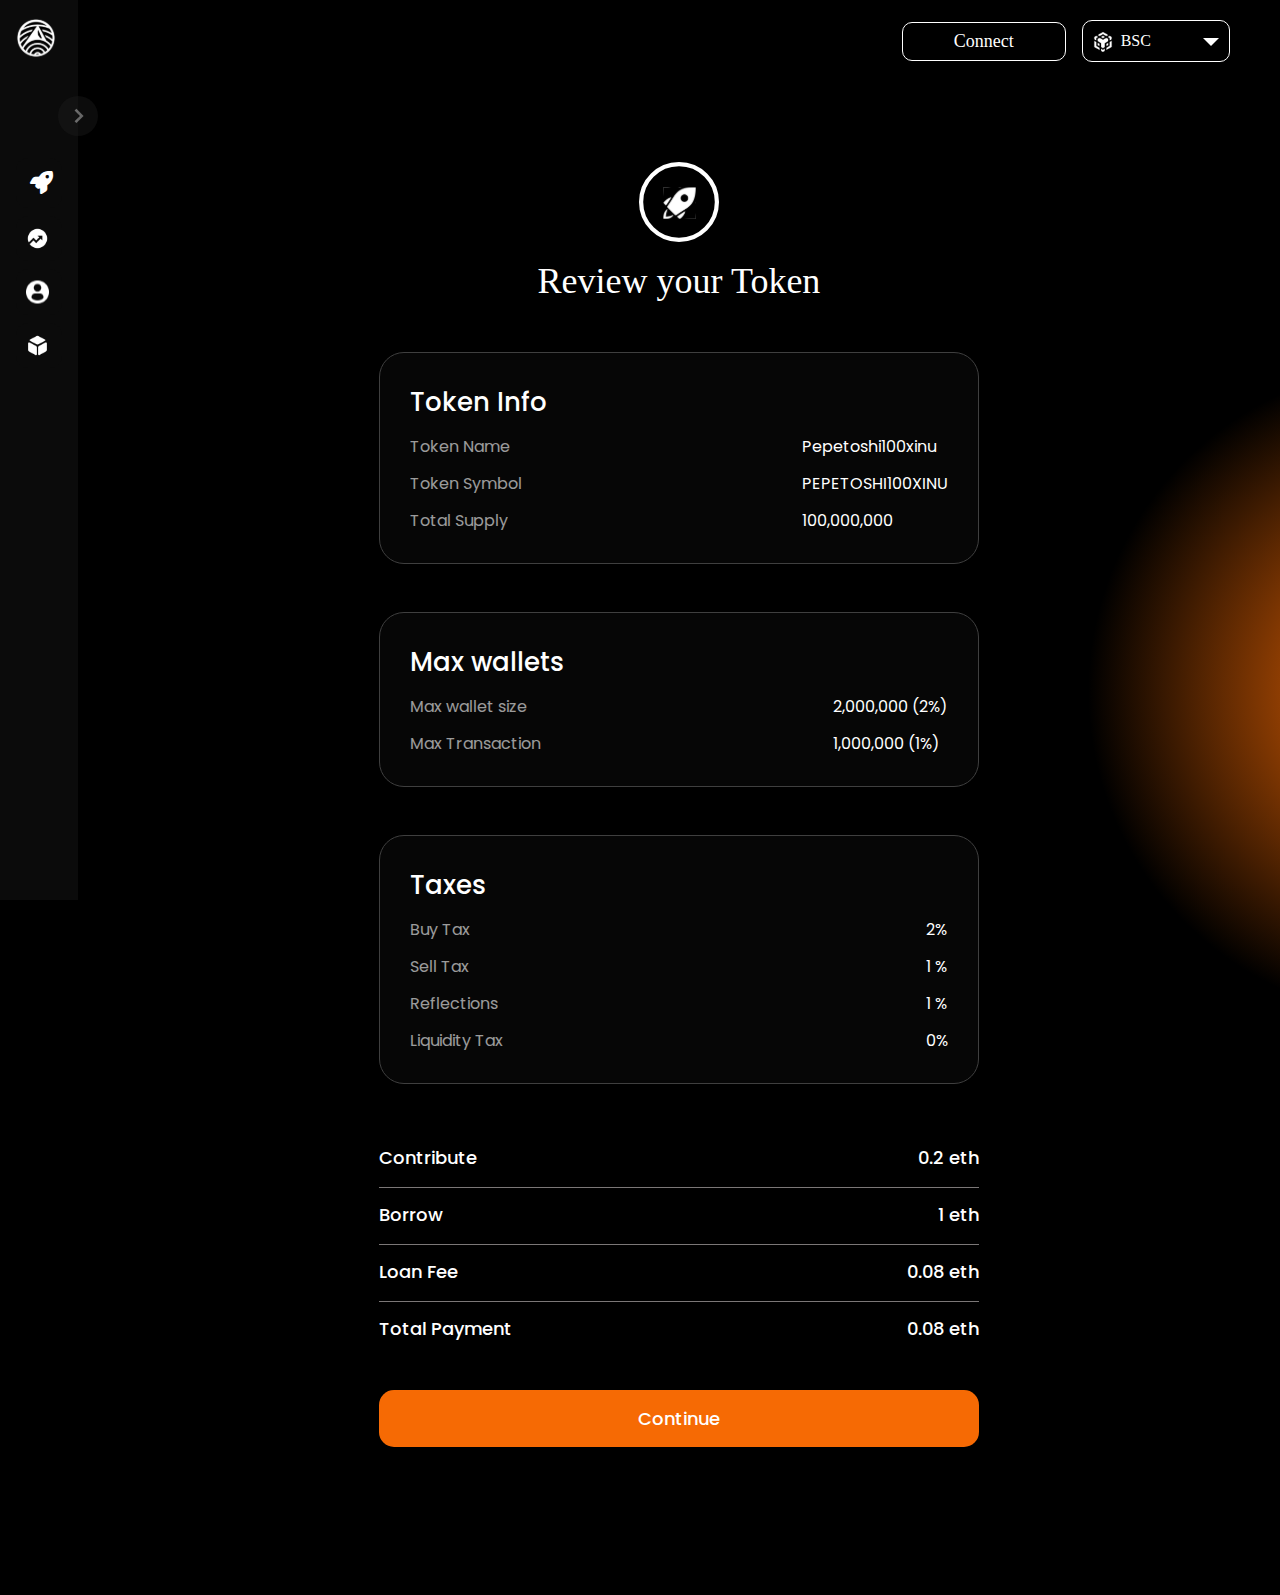
<file: review-your-token.html>
<!DOCTYPE html>
<html lang="en">
  <head>
    <meta charset="UTF-8" />
    <meta http-equiv="X-UA-Compatible" content="IE=edge" />
    <meta name="viewport" content="width=device-width, initial-scale=1.0" />
    <title>Arctic</title>
    <link rel="shortcut icon" href="assets/images/favicon.png" type="image/x-icon">

    <!-- font wesome -->
    <link rel="stylesheet" href="assets/css/fontaswesome.min.css">
    <link href="https://unpkg.com/boxicons@2.1.4/css/boxicons.min.css" rel="stylesheet"/>
    <!-- bootstrap cdn -->
    <link rel="stylesheet" href="assets/css/bootstrap.min.css">
    <!-- style css -->
    <link rel="stylesheet" href="assets/css/styles.css">
    <link rel="stylesheet" href="assets/css/c-style.css">
    <link rel="stylesheet" href="assets/css/main_responsive.css">
  </head>
  <body>
    <!-- start sidebar -->
    <section class="sidebar">
      <div class="nav_header">
        <a class="token_logo_brand" href="index.html"><img src="assets/images/token_logo.jpg" alt=""></a>
        <a class="token_mobil_brand" href="index.html"><img src="assets/images/favicon_L.svg" alt=""></a>
        <i class="bx bx-chevron-right btn-menu"></i>
      </div>
      <ul class="box_1">
        <li>
          <a href="#">
            <i class="fa-solid fa-rocket"></i>
            <span class="title">Get Liquidity</span>
          </a>
          <span class="tooltip">Get Liquidity</span>
        </li>
        <li>
          <a href="#">
            <img src="assets/images/funds 1.svg" alt="">
            <span class="title">Yield Pool</span>
          </a>
          <span class="tooltip">Yield Pool</span>
        </li>
        <li>
          <a href="#">
            <img src="assets/images/profile-user 1.svg" alt="">
            <span class="title">My  Tokens</span>
          </a>
          <span class="tooltip">My  Tokens</span>
        </li>
        <li>
          <a href="#">
            <img src="assets/images/cube 1.svg" alt="">
            <span class="title">Launched Tokens</span>
          </a>
          <span class="tooltip">Launched Tokens</span>
        </li>
      </ul>
    </section>
    <!-- end sidebar -->

    <!-- start home -->
    <section class="home">

      <!-- header buttton -->
      <section class="header-button token_header_button">
        <a class="custom_btn_1" href="#">Connect</a>

        <div class="token_dropdown">
          <div class="dropdown">
            <a class="btn btn-secondary dropdown-toggle" href="#" role="button" id="dropdownMenuLink" data-bs-toggle="dropdown" aria-expanded="false"> <img src="assets/images/token/1.svg" alt="">BSC</a>
            
            <ul class="dropdown-menu" aria-labelledby="dropdownMenuLink">
              <li><a class="dropdown-item" href="#"> <img src="assets/images/token/2.svg" alt="">Ethereum</a></li>
              <li><a class="dropdown-item" href="#"> <img src="assets/images/token/3.svg" alt="">Arb</a></li>
              <li><a class="dropdown-item" href="#"> <img src="assets/images/token/4.svg" alt="">Polygon</a></li>
              <li><a class="dropdown-item" href="#"> <img src="assets/images/token/5.svg" alt="">Avalanche</a></li>
            </ul>
          </div>
        </div>
      </section>
      <!--end header buttton -->

      <div class="arctic_toket_background"></div>

      <!-- Communities area -->
      <section class="Communities-area">
        <div class="container">

          <!-- start review token -->
          <section class="review_token">
            <div class="container">
              <div class="review_token_contain">
                <div class="review_token_header">
                  <img src="assets/images/revew.svg" alt="">
                  <h2>Review your Token</h2>
                </div>
              </div>
            </div>
          </section>
          <!-- end review token -->
           
          <!-- start tokent info review -->
          <div class="tokent_info_review">
            <div class="container">
              <!-- <div class="row"> -->
                <div class="tokent_review_contain_m">
                  <!-- tokent review left -->
                  <div class="tokent_review_left">
                    <div class="tokent_review_item">
                      <div class="review_text_box1">
                        <h4>Token Info</h4>
                        <ul class="review_coler">
                          <li>Token Name</li>
                          <li>Token Symbol</li>
                          <li>Total Supply</li>
                        </ul>
                      </div>
                      <div class="review_text_box1">
                        <h4>&nbsp;</h4>
                        <ul>
                          <li>Pepetoshi100xinu</li>
                          <li>PEPETOSHI100XINU</li>
                          <li>100,000,000</li>
                        </ul>
                      </div>
                    </div>
                  </div>
                  <!-- tokent review left -->
                  <div class="tokent_review_left mt-5 mb-5">
                    <div class="tokent_review_item">
                      <div class="review_text_box1">
                        <h4>Max wallets</h4>
                        <ul class="review_coler">
                          <li>Max  wallet size</li>
                          <li>Max Transaction</li>
                        </ul>
                      </div>
                      <div class="review_text_box1">
                        <h4>&nbsp;</h4>
                        <ul>
                          <li>2,000,000 (2%)</li>
                          <li>1,000,000 (1%)</li>
                        </ul>
                      </div>
                    </div>
                  </div>
                  <!-- tokent review left -->
                  <div class="tokent_review_left">
                    <div class="tokent_review_item">
                      <div class="review_text_box1">
                        <h4>Taxes</h4>
                        <ul class="review_coler">
                          <li>Buy Tax</li>
                          <li>Sell Tax</li>
                          <li>Reflections</li>
                          <li>Liquidity Tax</li>
                        </ul>
                      </div>
                      <div class="review_text_box1">
                        <h4>&nbsp;</h4>
                        <ul>
                          <li>2%</li>
                          <li>1 %</li>
                          <li>1 %</li>
                          <li>0%</li>
                        </ul>
                      </div>
                    </div>
                  </div>
                  <!-- total payment reviw -->
                  <div class="total_payment_token_reviw">
                    <!-- loan fee -->
                    <div class="loan_fee">
                      <div class="borrow_text_left">
                        <p>Contribute</p>
                      </div>
                      <div class="borrow_text_left">
                        <p>0.2 eth</p>
                      </div>
                    </div>
                    <div class="total_payment token_borrow_text">
                      <div class="borrow_text_left">
                        <p>Borrow</p>
                      </div>
                      <div class="borrow_text_left">
                        <p>1 eth</p>
                      </div>
                    </div>
                    <div class="total_payment token_borrow_text">
                      <div class="borrow_text_left">
                        <p>Loan Fee</p>
                      </div>
                      <div class="borrow_text_left">
                        <p>0.08 eth</p>
                      </div>
                    </div>
                    <div class="total_payment token_borrow_text mb-5">
                      <div class="borrow_text_left">
                        <p>Total Payment</p>
                      </div>
                      <div class="borrow_text_left">
                        <p>0.08 eth</p>
                      </div>
                    </div>
                    <div class="token_btn_area">
                      <button class="continue_btn" type="submit">Continue</button>
                    </div>
                  </div>

                </div>
              </div>
            </div>
          </div>
          <!-- end tokent info review -->

        </div>
     </section>
      <!-- end Communities area -->

    </section>
    <!-- end home -->

    
    <script src="assets/js/jquery-3.6.1.min.js"></script>
    <!-- bootstrap -->
    <script src="assets/js/bootstrap.bundle.min.js"></script>
    <script src="assets/js/scritp.js"></script>
  </body>
</html>
</file>
<file: assets/css/styles.css>
@import url('https://fonts.googleapis.com/css2?family=Poppins:wght@400;500;600;700;800;900&display=swap');
@import url('https://api.fontshare.com/v2/css?f[]=clash-display@400,700,500,600&display=swap" rel="stylesheet');

/* font-family: 'Clash Display', sans-serif;
font-family: 'Poppins', sans-serif; */

* {
  margin: 0;
  padding: 0;
  box-sizing: border-box;
  font-family: 'Poppins', sans-serif;
  --color-hover: #575252;
  --transition: all 0.2s ease;
}

html{
  overflow-x: hidden !important;
}

body{
  overflow: hidden;
}
body.modal-open{
  padding-right: 0 !important;
}

:root {
  --color-black: #ffffff;
  --color-bg: #000000;
  --color-white: #0B0B0B;
}

.sidebar {
  position: fixed;
  top: 0;
  left: 0;
  z-index: 100;
  width: 78px;
  height: 100%;
  background: var(--color-white);
  padding: 8px 16px;
  transition: var(--transition);
}

.sidebar.expand {
  width: 250px;
  transition: var(--transition);
}

.nav_header {
  height: 60px;
  display: flex;
  align-items: center;
  position: relative;
}

.nav_header .logo {
  color: var(--color-black);
  font-size: 23px;
  font-weight: 600;
  opacity: 0;
  transition: var(--transition);
  margin-left: 56px;
}

.sidebar.expand .nav_header .logo {
  opacity: 1;
  transition: var(--transition);
  margin-left: 0;
}

.nav_header .btn-menu {
  position: absolute;
  color: var(--color-black);
  top: 180%;
  right: -46px;
  transform: translateY(-50%);
  font-size: 23px;
  cursor: pointer;
  margin-right: 10px;
  width: 40px;
  height: 40px;
  background: #1E1E1E;
  text-align: center;
  line-height: 40px;
  border-radius: 50%;
  opacity: 0.4;
  font-size: 30px;
  color: url(<path-to-image>), lightgray 50% / cover no-repeat;
  transition: all 360ms ease;
}
.nav_header .btn-menu:hover{
  opacity: 1;
}
.sidebar.expand .btn-menu{
  width: 40px;
  height: 40px;
  background: #1E1E1E;
  text-align: center;
  line-height: 40px;
  border-radius: 50%;
  opacity: 0.4;
  font-size: 30px;
  color: url(<path-to-image>), lightgray 50% / cover no-repeat;
  transition: all 360ms ease;
}
.sidebar.expand .btn-menu:hover{
  opacity: 1;
}

.sidebar.expand .nav_header .btn-menu {
  margin-right: 0;
}

.box_1 {
  margin-top: 90px;
  height: 100%;
  padding: 0;
}

.box_1 li {
  position: relative;
  margin: 8px 0;
  list-style: none;
}

.box_1 i {
  color: var(--color-black);
  height: 50px;
  min-width: 50px;
  font-size: 23px;
  text-align: center;
  line-height: 50px;
}

.box_1 img{
  padding: 11px 0;
  margin-left: 10px;
  margin-right: 14px;
  width: 23px;
}

.box_1 input {
  font-size: 14px;
  font-weight: 400;
  color: var(--color-black);
  outline: none;
  height: 40px;
  width: 50%;
  border: none;
  border-radius: 12px;
  background: var(--color-bg);
  padding: 0;
}

.sidebar.expand .box_1 input {
  width: 100%;
  padding: 0 20px 0 40px;
}

.box_1 li a {
  display: flex;
  height: 100%;
  width: 100%;
  border-radius: 12px;
  align-items: center;
  text-decoration: none;
  background: var(--color-white);
  transition: all 350ms ease;
}

.box_1 li:hover a {
  background: var(--color-hover);
}

.box_1 li:hover i {
  color: #fff;
}

.box_1 li a .title {
  color: var(--color-black);
  font-size: 18px;
  font-family: Clash Display;
  font-weight: 500;
  white-space: nowrap;
  display: none;
  transition: var(--transition);
}

.sidebar.expand .box_1 li a .title {
  display: block;
  transition: var(--transition);
}

.box_1 li:hover a .title {
  color: #fff;
}

.box_1 li .tooltip {
  position: absolute;
  top: -20px;
  left: calc(100% + 15px);
  z-index: 3;
  background: var(--color-white);
  box-shadow: 0 5px 10px rgba(0, 0, 0, 0.3);
  padding: 6px 14px;
  color: var(--color-black);
  font-size: 15px;
  white-space: nowrap;
  border-radius: 3px;
  opacity: 0;
  pointer-events: none;
  transition: 0s;
}

.sidebar li:hover .tooltip {
  opacity: 1;
  pointer-events: auto;
  transition: var(--transition);
  top: 50%;
  transform: translateY(-50%);
}

.sidebar.expand .tooltip {
  display: none;
}

.box_1 .search-btn {
  position: absolute;
  top: 50%;
  left: 0;
  transform: translateY(-25px);
  font-size: 23px;
  color: var(--color-black);
  border-radius: 12px;
  background: var(--color-white);
  transition: var(--transition);
}

.sidebar.expand .box_1 .search-btn {
  background: transparent;
  transition: var(--transition);
}

.sidebar.expand .box_1 li:hover .search-btn {
  color: var(--color-black);
}

.box_1 .search-btn:hover {
  background: var(--color-hover);
}

.theme-wrapper {
  position: fixed;
  bottom: 0;
  display: flex;
  justify-content: space-between;
  height: 60px;
  width: 250px;
  left: 0;
  padding: 8px 16px;
}

.theme-wrapper .theme-icon {
  font-size: 20px;
  color: var(--color-black);
  display: none;
  transition: var(--transition);
}
.sidebar.expand .theme-wrapper .theme-icon {
  display: block;
}

.theme-wrapper p {
  font-size: 16px;
  color: var(--color-black);
  font-weight: 400;
  display: none;
  transition: var(--transition);
}

.sidebar.expand .theme-wrapper p {
  display: block;
}

.theme-wrapper .theme-btn {
  width: 40px;
  height: 20px;
  background: var(--color-bg);
  border-radius: 30px;
  position: relative;
  cursor: pointer;
}

.theme-wrapper .theme-btn .theme-ball {
  position: absolute;
  width: 15px;
  height: 15px;
  background: var(--color-black);
  border-radius: 50%;
  top: 2px;
  left: 3px;
  transition: var(--transition);
}

.theme-wrapper .theme-btn .theme-ball.dark {
  left: 20px;
}

.home {
  position: relative;
  top: 0;
  left: 78px;
  width: calc(100% - 78px);
  min-height: 100vh;
  background: var(--color-bg);
  z-index: 6;
  transition: var(--transition);
  z-index: revert-layer;
}

.sidebar.expand ~ .home {
  left: 250px;
  width: calc(100% - 250px);
  transition: var(--transition);
}

.sidebar.expand .token_mobil_brand{
  display: none;
}
/* section home css
************************/
.home{
  padding: 20px;
}

.custom_btn_1{
  display: inline-block;
  border-radius: 10px;
  border: 1.5px solid #FFF;
  color: #FFF;
  font-family: Clash Display;
  font-size: 18px;
  font-style: normal;
  font-weight: 500;
  line-height: normal;
  text-align: center;
  padding: 8px;
  min-width: 164px;
  transition: all 360ms ease;
  text-decoration: none;
}

.custom_btn_1:hover{
  color: #FFF;
  background: linear-gradient(90deg, #F66A04 0%, #F62104 103.72%);
  box-shadow: rgba(235, 235, 238, 0.356) 0px 7px 29px 0px;
}

.header-button{
  display: flex;
  justify-content: flex-end;
  margin-right: 30px;
}

.loan_fee{
  display: flex;
  justify-content: space-between;
  max-width: 700px;
}
.total_payment{
  border-top: 1px solid #7B7777;
  padding-top: 13px;
}
.nav_header .token_mobil_brand img {
  width: 40px;
  height: auto;
}

/* ************************************************************** */
.token_yiend_Pool{
  margin-top: 80px;
  padding: 20px 0 40px 0;
}
.yield_pool_contain{
  display: flex;
  justify-content: space-between;
  gap: 20px;
}
.button_yield{
  margin-top: 20px;
  display: flex;
  gap: 10px;
}
.custom_btn_2 {
  display: inline-block;
  border-radius: 10px;
  border: 1.5px solid #FFF;
  color: #FFF;
  font-family: Clash Display;
  font-size: 20px;
  font-style: normal;
  font-weight: 500;
  line-height: normal;
  text-align: center;
  padding: 8px;
  min-width: 184px;
  transition: all 360ms ease;
  text-decoration: none;
}
.custom_btn_2:hover{
  color: #fff;
  background: #363636;
}
.yield_pool_item_2{
  position: relative;
  padding: 22px 40px;
  border-radius: 25px;
  border: 1px solid #FFF;
  background: #000;
  max-width: 290px;
  width: 100%;
}
.yield_pool_item_2::after{
  position: absolute;
  content: "";
  height: 80px;
  width: 100%;
  background: #7B7777;
  bottom: -8px;
  left: 0;
  z-index: -1;
  border-radius: 0px 0px 25px 25px;
}
.yield_pool_item_2 p{
  color: #FFF;
  font-family: Clash Display;
  font-size: 16px;
  font-style: normal;
  font-weight: 500;
  line-height: normal;
}
.yield_pool_item_2 span{
  margin-top: 16px;
  color: #FFF;
  font-family: Clash Display;
  font-size: 30px;
  font-style: normal;
  font-weight: 500;
  line-height: normal;
}
/* token info contain item */
.token_info_contain_item{
  position: relative;
  padding: 15px 18px;
  border-radius: 25px;
  border: 1px solid #FFF;
  background: #000;
  width: 100%;
}
.token_info_contain_item::after {
  position: absolute;
  content: "";
  height: 80px;
  width: 100%;
  background: #3F3F3F;
  left: 0;
  bottom: -6px;
  z-index: -9;
  border-radius: 0px 0px 25px 25px;
}
.token_info_contain_item .table tr td,
.token_info_contain_item .table tr th{
  color: #FFF;
  font-family: Clash Display;
  font-size: 18px;
  font-style: normal;
  font-weight: 500;
  line-height: normal;
  padding: 16px;
}
/* .review your token */
.review_token{
  margin-top: 100px;
}
.review_token_header{
  text-align: center;
}
.review_token_header img{
  width: 80px;
}
.review_token_header h2{
  margin-top: 18px;
  color: #FFF;
  font-family: Clash Display;
  font-size: 36px;
  font-style: normal;
  font-weight: 500;
  line-height: normal;
}
/* tokent_info_review */
.tokent_info_review{
  margin-top: 50px;
}
.tokent_review_contain_m{
  max-width: 600px;
  width: 100%;
  height: auto;
  margin: auto;
}
.tokent_review_left{
  position: relative;
  padding: 30px;
  border-radius: 25px;
  border: 1px solid #3F3F3F;
  background: #060606;
  width: 100%;
}
.tokent_review_left::after{
  position: absolute;
  content: "";
  height: 80px;
  width: 100%;
  background: #7B7777;
  left: 0;
  bottom: -10px;
  z-index: -9;
  border-radius: 0px 0px 25px 25px;
}
.tokent_review_item {
  display: flex;
  justify-content: space-between;
  gap: 20px;
}
.review_text_box1 h4{
  color: #FFF;
  font-family: 'Poppins', sans-serif;
  font-size: 26px;
  font-style: normal;
  font-weight: 500;
  line-height: normal;
}
.review_text_box1 ul li{
  color: #FFF;
  font-family: 'Poppins', sans-serif;
  font-size: 16px;
  font-style: normal;
  font-weight: 400;
  line-height: normal;
  margin-top: 12px;
}
.total_payment_token_reviw {
  max-width: 600px;
  margin: 60px auto;
}

.token_info_contain_item .table-responsive {
  white-space: nowrap;
}
.arctic_toket_background{
  position: relative;
}
.arctic_toket_background::after{
  content: "";
  position: absolute;
  top: 300px;
  right: -500px;
  width: 672px;
  height: 659px;
  flex-shrink: 0;
  background: radial-gradient(50% 50% at 50% 50%, #F66A04 0%, rgba(0, 0, 0, 0.00) 100%);
}
.nav_header img{
  max-width: 150px;
  width: 100%;
}

.sidebar.expand .token_logo_brand{
  display: block;
}
.sidebar .token_logo_brand{
  display: none;
}
.token_border{
  margin-top: 40px;
  border-top: 1px solid #373737;
}
.review_text_box1 .review_coler li{
  opacity: 0.6;
}

/* start Liquidity area */
.liquidity_h2{
  color: #FFF;
  font-family: Clash Display;
  font-size: 48px;
  font-style: normal;
  font-weight: 500;
  line-height: normal;
}


/* start launchedTokens area 
**********************************/
.launchedTokens_area{
  padding: 80px 0;
}
.launched_heading h1 {
  color: #FFF;
  font-family: Clash Display;
  font-size: 40px;
  font-style: normal;
  font-weight: 500;
  line-height: normal;
}
/* .launchedTokents top item */
.launchedTokents_top_item{
  display: flex;
  justify-content: space-between;
  gap: 20px 10px;
  margin: 30px 0 60px 0;
  padding-bottom: 20px;
  border-bottom: 1px solid #373737;
}
.launchedTokents_left{
  display: flex;
  justify-content: space-between;
  align-items: center;
  gap: 20px;
}
.search_form input{
  padding: 8px 20px;
  box-shadow: none;
  border: none;
  border-radius: 15px;
  color: #FFF;
  background: #151515;
  font-family: 'Poppins', sans-serif;
  font-size: 18px;
  font-style: normal;
  font-weight: 500;
  line-height: normal;
}
.search_form input::placeholder{
  color: #fff;
}
.lt_single_item .token_dropdown  .btn-secondary {
  border-radius: 10px;
  color: #fff;
  font-family: Clash Display;
  font-weight: 500;
  background-color: #151515;
  box-shadow: none;
  border: none;
  padding: 8px 12px;
}
.ltsi_btn img{
  max-width: 22px;
  height: auto;
  margin: auto 6px 0 0;
}
.ltsi_btn{
  color: #FFF;
  font-family: 'Poppins', sans-serif;
  font-size: 18px;
  font-style: normal;
  font-weight: 400;
  line-height: normal;
  display: inline-block;
  padding: 8px 30px;
  border-radius: 10px;
  background: #F66A04;
  transition: all 360ms ease;
}
.ltsi_btn:hover{
  color: #FFF;
  background: rgba(246, 105, 4, 0.774);
}
/* launchedTokents bottom contain */
.launchedTokents_bottom_contain {
  z-index: 1;
  position: relative;
}
.ltb_background{
  padding: 20px;
  border-radius: 20px;
  border: 2px solid #3F3F3F;
  border-bottom: 6px solid #3F3F3F;
  background: #060606;
}
.lb_img{
  text-align: center;
}
.lb_img img{
  max-width: 100px;
  height: auto;
  border-radius: 50px;
  margin: auto;
}
.text_lb{
  color: #FFF;
  font-family: Clash Display;
  font-size: 20px;
  font-style: normal;
  font-weight: 400;
  line-height: normal;
}
.text_lb_26{
  color: #FFF;
  font-family: Clash Display;
  font-size: 26px;
  font-style: normal;
  font-weight: 500;
  line-height: normal;
  margin: 6px 0;
}
.text_p{
  color: #FFF;
  font-family: 'Poppins', sans-serif;
  font-size: 16px;
  font-style: normal;
  font-weight: 400;
  line-height: normal;
}
.ltb_text_bottom{
  margin-top: 30px;
  display: flex;
  justify-content: space-between;
  gap: 10px;
}
.ltb_text_bottom span{
  color: #FFF;
  font-family: 'Poppins', sans-serif;
  font-size: 16px;
  font-style: normal;
  font-weight: 400;
  line-height: normal;
}

/* bitcoin cats area 
********************************/
.bitcoin_cats_heading{
  display: flex;
  justify-content: space-between;
  gap: 10px;
  padding-bottom: 16px;
  border-bottom: 1px solid #3F3F3F;
}
.bitcoin_cats_social a{
  margin-left: 22px;
}
.bitcoin_cats_social a:first-child{
  margin-left: 0;
}
.bitcoin_cats_social img{
  max-width: 28px;
  height: auto;
  margin-top: 26px;
  transition: all 360ms ease;
}
.bitcoin_cats_social img:hover{
  opacity: .6;
}
.bitcoin_cats_chain {
  margin: 60px 0 0 20px;
  position: relative;
  z-index: 1;
}
.text_bc{
  margin-top: 5px;
  color: #FFF !important;
  font-family: 'Poppins', sans-serif;
  font-size: 20px;
  font-style: normal;
  font-weight: 400;
  line-height: normal;
}
.about_project_text{
  color: #FFF;
  font-family: 'Poppins', sans-serif;
  font-size: 20px;
  font-style: normal;
  font-weight: 600;
  line-height: normal;
  margin-bottom: 16px;
}
.bitcoin_cats_border{
  position: relative;
  padding: 26px 30px;
  border-radius: 25px;
  border: 2px solid #3F3F3F;
  background: #000;
  width: 100%;
}


/* ---------------- Token Table------------------ */
.tokenTable_wraper{
  position: relative;
  padding-left: 50px;
  padding-right: 30px;
  padding-top: 50px;
  margin-top: 20px;
}
.tokenTable_wraper::after{
  content: '';
  position: absolute;
  left: -50px;
  top: 0;
  width: calc(100% + 100px);
  height: 1px;
  background: #373737;
}
.tokenTaRow{
  position: relative;
  border-width: 2px 2px 5px 2px;
  border-style: solid;
  border-color: #3F3F3F;
  border-radius: 15px;
  padding: 25px 30px 25px;
  background: #060606;
  margin-bottom: 25px;
  z-index: 1;
}
.token_title{
    position: relative;
    display: flex;
    align-items: center;
}
.token_title span {
    display: inline-flex;
    align-items: center;
    justify-content: center;
    width: 63px;
    height: 63px;
    background-color: #191919;
    border-radius: 50%;
}
.token_title span img{
    width: 24px;
    height: auto;
}
.token_title h4{
    color: #fff;
    font-weight: 500;
    font-size: 20px;
    margin-left: 40px;
    margin-bottom: 0;
}
.token_con {
    position: relative;
}
.token_con p{
    color: #ffff;
    font-size: 16px;
    font-weight: 400;
    margin-bottom: 8px;
}
.token_con h4{
    font-size: 22px;
    color: #fff;
}
.launHead02{
  margin-left: 50px;
  margin-right: 30px;
}
.launHead02 h1{
  margin-top: 70px;
  margin-bottom: 20px;
  font-size: 30px;
}
.poolButton{
  position: relative;
  display: flex;
  align-items: center;
  justify-content: space-between;
  gap: 20px;
  width: 618px;
  height: 80px;
  background: #1C1C1C;
  border-radius: 18px;
  box-sizing: border-box;
  padding: 10px;
}
.poolButton button{
  width: 50%;
  height: 100%;
  border-radius: 15px;
  background: #151515;
  border: 0;
  outline: 0;
  display: flex;
  align-items: center;
  justify-content: space-between;
  padding: 0 20px;
  color: #fff;
  font-size: 18px;
  transition: all 350ms ease;
}
.poolButton button:hover{
  background: #F66A04;
}
.poolButton button img{
  width: 18px;
  height: auto;
}

/* -- Modal -- */
.poolModal{
  background: #0F0F0F;
  border-radius: 20px;
  padding: 30px 35px 20px;
}
.poolModal .modal-header{
  border-bottom: 0;
}
.poolModal .modal-header .btn-close{
  mix-blend-mode:hard-light;
}
.poolModal .modal-title{
  font-size: 26px;
  font-weight: 400;
  color: #fff;
  line-height: 30px;
}
.poolModal .modal-title span{
  color: rgba(255, 255, 255, 0.50);
  margin-left: 10px;
  position: relative;
  top: 5px;
  font-size: 30px;
}
.form_item{
  position: relative;
  border-radius: 14px;
  border: 1px solid #575252;
  background: #262626;
  padding: 13px 20px 10px 20px;
  margin-bottom: 20px;
  width: 100%;
  height: 82px;
}
.form_item label{
  color: #fff;
  font-size: 14px;
  margin-bottom: 5px;
}
.form_item input,
.form_item select{
  background: #262626;
  border: 0;
  outline: 0;
  box-shadow: 0 0 0;
  color: rgba(255, 255, 255, 0.50);
  font-size: 14px;
}
.form_item input{
  padding: 0;
}
.form_item select{
  padding: 0 8px;
}
.form_item input:focus,
.form_item select:focus{
  box-shadow: 0 0 0;
  background: #262626;
  color: rgba(255, 255, 255, 0.50);

}
.form_item span{
  position: absolute;
  right: 20px;
  bottom: 7px;
  color: rgba(255, 255, 255, 0.50);
  background: #262626;
  padding: 3px;
}
.poolModal button.submitBtn{
  border-radius: 14px;
  background: #F66A04;
  color: #fff;
  width: 100%;
  height: 62px;
  line-height: 62px;
  border: 0;
  outline: 0;
  font-size: 18px;
  margin-top: 5px;
}
.poolModal button.submitBtn:hover{
  background: rgba(246, 105, 4, 0.774);
}
.poolModal .modal-body p{
  color: rgba(255, 255, 255, 0.50);
  font-size: 16px;
  font-weight: 400;
  text-align: right;
  margin-top: 25px;
}

.poolModal form .form-select {
  background-image: url("../images/arrow.svg");
  background-repeat: no-repeat;
  background-position: right .75rem center;
  background-size: 16px 12px;
}
.poolModal .btn-close {
  background: url(../images/add.svg)no-repeat;
  transform: rotate(45deg);
}
.poolModal .btn-close:focus {
  outline: 0;
  box-shadow: 0 0 0;
  opacity: 1;
}
.Communities-area{
  position: relative;
}
.Communities-area::after{
  content: '';
  position: absolute;
  background: url(../images/after_befor.png) no-repeat scroll center center / cover;
  width: 500px;
  height: 500px;
  bottom: 0;
  right: 0;
  z-index: -1;
}

/* .token_dropdown .dropdown-toggle::after {
  margin-left: 10em;
} */
</file>
<file: assets/css/c-style.css>
@import url('https://api.fontshare.com/v2/css?f[]=clash-display@400,700,500,600&display=swap" rel="stylesheet');
@import url('https://fonts.googleapis.com/css2?family=Poppins:wght@400;500;600;700;800;900&display=swap');


/* font-family: 'Clash Display', sans-serif; */

/* Default Css */
*{
  margin: 0;
  padding: 0;
  box-sizing: border-box;
}
html{
  overflow-x: hidden !important;
}
body{
  /* overflow: hidden; */
  font-family: 'Clash Display', sans-serif; 
  font-weight: 400;
  background: #000000;
}
ul,ol{
  margin: 0;
  padding: 0;
  list-style: none;
}
h1,h2,h3,h4,h5,h6,p{
  padding: 0;
  margin: 0;
}

.heading1{
  color: #FFF;
  text-align: center;
  font-family: Clash Display;
  font-size: 80px;
  font-style: normal;
  font-weight: 500;
  line-height: normal;
}
.heading2{
  color: #FFF;
  font-family: Clash Display;
  font-size: 55px;
  font-style: normal;
  font-weight: 500;
  line-height: normal;
}
.heading3{
  color: #FFF;
  font-family: Clash Display;
	font-size: 50px;
  font-style: normal;
  font-weight: 500;
  line-height: normal;
}
.heading4{
  color: #FFF;
  font-family: Clash Display;
  font-size: 40px;
  font-style: normal;
  font-weight: 500;
  line-height: normal;
}
.heading5{
  color: #FFF;
  font-family: Clash Display;
	font-size: 35px;
  font-style: normal;
  font-weight: 500;
  line-height: normal;
}
.text_58{
  color: #FFF;
  font-family: Clash Display;
  font-size: 36px;
  font-style: normal;
  font-weight: 500;
  line-height: normal;
}
.text_48{
  color: #FFF;
  font-family: Clash Display;
  font-size: 24px;
  font-style: normal;
  font-weight: 400;
  line-height: normal;
}
.text_42{
  color: #FFF;
  font-family: Clash Display;
  font-size: 24px;
  font-style: normal;
  font-weight: 400;
  line-height: normal;
}
.text_34{
  color: #FFF;
  font-family: Clash Display;
  font-size: 20px;
  font-style: normal;
  font-weight: 500;
  line-height: normal;
}
.text_36{
  color: #FFF;
  font-family: Clash Display;
  font-size: 25px;
  font-style: normal;
  font-weight: 500;
  line-height: normal;
}

a{
  text-decoration: none;
  color: inherit;
}
img{
  width: 100%;
}

.container{
  max-width: 1320px;
  padding: 0px 20px;
  width: 100%;
  margin: auto;
}
.btn2{
  color: #FFF;
  font-family: Clash Display;
  font-size: 16px;
  font-style: normal;
  font-weight: 500;
  line-height: normal;
  text-align: center;
  padding: 16px;
  min-width: 200px;
  display: inline-block;
  border-radius: 14px;
  background: linear-gradient(90deg, #F66A04 0%, #F62104 103.72%);
  transition: all 360ms ease;
}
.btn2:hover{
  color: #FFF;
  background: linear-gradient(90deg, #F62104 0%, #F66A04 103.72%);
  box-shadow: rgba(235, 235, 238, 0.356) 0px 7px 29px 0px;
}
/* ===================================================================
                            Header Area CSS Start
====================================================================*/
.header-main{
  position: relative;
  padding: 20px 0px;
}
.overflow_x{
  overflow-x: clip;
}
.header-main::after {
  position: absolute;
  content: "";
  width: 500px;
	height: 486px;
  right: -150px;
  top: 0px;
  flex-shrink: 0;
  background: radial-gradient(50% 50% at 50% 50%, #F66A04 0%, rgba(0, 0, 0, 0.00) 100%);
  z-index: -99;
  opacity: 0.6;
}
.header-menu{
  display: flex;
  align-items: center;
  justify-content: space-between;
}
.header-logo{
  display: flex;
  align-items: center;
  gap: 30px;
}
.header-logo .logo2{
  max-width: 110px;
  width: 100%;
}
.header-logo a img{
  max-width: 200px;
  height: auto;
}
.header-logo .logo2 img{
  max-width: 173px;
  height: auto;
}

.header-nav nav ul{
  display: flex;
  align-items: center;
}
.header-nav nav ul li{
  padding: 0 20px;
}
.header-nav nav ul li a{
  color: #FFF;
  font-family: Clash Display;
  font-size: 20px;
  font-style: normal;
  font-weight: 500;
  line-height: normal;
  transition: 0.3s;
}
.header-nav nav ul li a:hover{
  color: #F66A04;
}
.custom_btn{
  display: inline-block;
  border-radius: 10px;
  border: 1.5px solid #FFF;
  color: #FFF;
  font-family: Clash Display;
  font-size: 20px;
  font-style: normal;
  font-weight: 500;
  line-height: normal;
  text-align: center;
  padding: 8px;
  min-width: 184px;
  transition: all 360ms ease;
}
.custom_btn:hover{
  color: #FFF;
  background: linear-gradient(90deg, #F66A04 0%, #F62104 103.72%);
  box-shadow: rgba(235, 235, 238, 0.356) 0px 7px 29px 0px;
}
.custom_btn img{
  height: 28px;
  width: auto;
  margin-right: 20px;
  margin-top: -2px;
}
.mobile-headerbtn{
  display: none;
}

/*Start Mobile Menu icon*/
.mobile-menu {
	position: absolute;
	top: 50%;
  transform: translateY(-50%);
	right: 0px;
  display: none;
}
#nav-icon {
  width: 28px;
  height: 23px;
  position: relative;
  margin: 0px;
  transform: rotate(0deg);
  transition: .5s ease-in-out;
  cursor: pointer;
}
#nav-icon span {
  display: block;
  position: absolute;
  height: 3px;
  width: 100%;
  background: #FFF;
  border-radius: 0px;
  opacity: 1;
  left: 0;
  transform: rotate(0deg);
  transition: .25s ease-in-out;
}
#nav-icon span:nth-child(1) {
  top: 0px;
  transform-origin: left center;
}
#nav-icon span:nth-child(2) {
  top: 8px;
  transform-origin: left center;
}
#nav-icon span:nth-child(3) {
  top: 16px;
  transform-origin: left center;
}
#nav-icon.open span:nth-child(1) {
  transform: rotate(45deg);
  top: -2px;
  left: 2px;
}
#nav-icon.open span:nth-child(2) {
  width: 0%;
  opacity: 0;
}
#nav-icon.open span:nth-child(3) {
  transform: rotate(-45deg);
  top: 18px;
  left: 2px;
}
/*End Mobile Menu icon*/

/* Banner Area Start */
.home_header{
  position: absolute;
  width: 100%;
}

.banner_content{
  padding-top: 100px;
  max-width: 800px;
  width: 100%;
  margin: auto;
  text-align: center;
}
.arcticBannerBottom {
  max-width: 1150px;
  width: 100%;
  margin: auto;
  padding-bottom: 160px;
}
.banner_content .heading1 span{
  color: #F66A04;
}
.banner_content .heading5{
  font-weight: 400;
  padding-top: 6px;
  padding-bottom: 41px;
}
.banner_content .text_48{
  padding-bottom: 80px;
}



/* Partner Area Start */
.Partner-area {
  padding-bottom: 180px;
}
.partner_title p{
  text-align: center;
  padding-bottom: 53px;
  color: #FFF;
  font-size: 24px;
}
.Partner_content{
  display: flex;
  align-items: center;
  justify-content: center;
  flex-wrap: wrap;
  gap: 40px;
}
.single_partner img{
  height: 60px;
  width: auto;
}


/* borrow Area Start */
.Borrow-area{
  padding-bottom: 200px;
  position: relative;
}
.Borrow-area::after{
  position: absolute;
  content: "";
  width: 700px;
  height: 650px;
  left: -400px;
  top: -150px;
  flex-shrink: 0;
  background: radial-gradient(50% 50% at 50% 50%, #F66A04 0%, rgba(0, 0, 0, 0.00) 100%);
  z-index: -99;
}
.Borrow_content{
  display: flex;
  gap: 0px 75px;
}
.single_borrow{
  padding: 58px 70px 110px 53px;
  border-radius: 25px;
  border: 2px solid #FFF;
  background: #000;
}
.single_borrow_main{
  flex-basis: 50%;
}
.right_single_borrow{
  margin-top: 128px;
}
.left_single_borrow{
  position: relative;
}
.left_single_borrow::after{
  position: absolute;
  content: "";
  height: 80px;
  width: 100%;
  background: #7B7777;
  left: 0;
  bottom: -30px;
  z-index: -9;
  border-radius: 0px 0px 25px 25px;
}
.single_borrow .heading5{
  padding-bottom: 25px;
}



/* communities Area Start */
.Communities-area{
  padding-bottom: 68px;
}
.Communities_content{
  display: flex;
  gap: 50px 100px;
  justify-content: space-between;
 
}
.Communities_left{
  flex-basis: 50%;
}
.Communities_right_img{
  flex-basis: 50%;
}
.Communities_right_img {
  position: -webkit-sticky;
  position: sticky;
  top: 0;
  height: 100%;
  z-index: 100;
}


.Communities_left .heading4{
  padding-bottom: 47px;
}
.left_single_communities{
  padding-bottom: 60px;
  padding-left: 10px;
}
.left_single_communities img{
  height: 80px;
  width: auto;
}
.left_single_communities .text_58{
  padding-bottom: 15px;
  padding-top: 15px;
}
.left_single_communities .text_42{
  font-size: 24px;
  max-width: 796px;
  width: 100%;
}
.token_info_box{
  position: relative;
  padding: 44px 30px;
  border-radius: 15px 15px 20px 20px;
  border-width: 2px 2px 10px 2px;
  border-style: solid;
  border-color: #3F3F3F;
  background: #000;
  width: 100%;
}
.token_info_box::after{
  position: absolute;
  content: "";
  height: 80px;
  width: 100%;
  background: #3F3F3F;
  left: 0;
  bottom: -10px;
  z-index: -9;
  border-radius: 0px 0px 25px 25px;
}
.token_info_box .heading5{
  padding-bottom: 20px;
}
.single_input_group{
  position: relative;
  margin-bottom: 25px;
}
.single_input_group label{
  color: #FFF;
  font-family: 'Poppins', sans-serif;
  font-size: 14px;
  opacity: 0.8;
  font-style: normal;
  font-weight: 500;
  line-height: normal;
  position: absolute;
  left: 22px;
  top: 16px;
  z-index: 1;
}
.single_input_group input {
  color: #FFF;
  font-family: 'Poppins', sans-serif;
  font-size: 14px;
  opacity: 0.8;
  font-style: normal;
  font-weight: 400;
  line-height: normal;
  display: block;
  width: 100%;
  border-radius: 15px;
  border: 1px solid rgba(87, 82, 82, 0.5);
  background: #262626;
  /* padding: 40px 20px 14px 20px; */
  padding: 40px 20px 10px 20px;
}
.single_input_group input:focus{
  box-shadow: none;
  outline: none;
  border: 1px solid rgb(246, 106, 4);
}
.single_input_group input::placeholder{
  color: rgba(255, 255, 255, 0.50);
}
/* Chrome, Safari, Edge, Opera */
.single_input_group input::-webkit-outer-spin-button,
.single_input_group input::-webkit-inner-spin-button {
  -webkit-appearance: none;
  margin: 0;
}

/* Firefox */
.single_input_group input[type=number] {
  -moz-appearance: textfield;
}


.token_btn_area{
  display: flex;
  align-items: center;
  gap: 20px;
}

.token_arow_box{
  display: flex;
  align-items: center;
  justify-content: center;
  min-width: 120px;
  width: 120px;
  height: 75px;
  border-radius: 15px;
  background: #645850;
}

.token_arow_box img{
  width: 38px;
  height: auto;
}
.continue_btn{
  color: #FFF;
  font-family: 'Poppins', sans-serif;
  font-size: 18px;
  font-style: normal;
  font-weight: 500;
  line-height: normal;
  border-radius: 15px;
  background: #F66A04;
  max-width: 100%;
  padding: 15px 30px;
  width: 100%;
  border: none;
  box-sizing: border-box;
  transition: 0.3s;
}
.continue_btn-2{
  max-width: 400px;
}
.continue_btn:hover{
  background: rgba(246, 105, 4, 0.774)
}
.token_btn_area .back_btn{
  max-width: 110px;
  text-align: center;
  color: #ffffff;
  background: #363636;
  transition: all 360ms ease;
}
.token_btn_area .back_btn:hover{
  color: #ffffff;
  background: #362828;
}
/* Roadmap Area Start */
.roadmap_area{
  background: url("../images/dotted-bg.png")no-repeat scroll center top / cover;
  margin-bottom: 250px;
}
.roadmap_title{
  text-align: center;
  padding: 50px 0px 30px 0px;
}
.roadmap_content{
  display: flex;
  justify-content: space-between;
  gap: 70px;
}
.single_roadmap{
  border-radius: 25px;
  border: 2px solid #FFF;
  background: #000;
  padding: 80px 30px 90px 60px;
}
.single_roadmap .text_48{
  display: flex;
  gap: 10px;
}
.single_roadmap .text_48 span{
  height: 8px;
  width: 8px;
  display: inline-block;
  background: #FFF;
  border-radius: 50%;
  margin-top: 10px;
}
.even_roadmap{
  padding-bottom: 27px;
}
.single_roadmap ul li{
  padding: 5px 0px;
}
.single_roadmap ul li a:hover{
  color: #FFF;
}
.odd_roadmap{
    box-shadow: 0px 27px 0px 0px #7B7777;
}



/* Faq Area Start */
.Faq-area{
  padding-bottom: 250px;
}
.Faq_title{
  text-align: center;
  padding-bottom: 85px;
}
.Faq_content{
  max-width: 1100px;
  width: 100%;
  margin: auto;
}
.accordion-button::after{
  background-image:none;
}
.accordion-button:not(.collapsed)::after {
  background-image: none;
}
.accordion-item {
  background-color: #000;
  border: 2px solid #ffffff9d;
  margin-bottom: 27px;
  border-radius: 20px;
}
.accordion-body .text_30{
  font-size: 20px;
  font-weight: 400;
  line-height: 32px;
  color: #FFF;
  text-align: justify;
  padding: 10px 14px;
}
.accordion-button:not(.collapsed) {
  color: #0c63e4;
  background-color: #000;
  box-shadow: none;
}
.accordion-button {
  position: relative;
  display: block;
  text-align: center;
  width: 100%;
  padding: 30px 30px 30px 30px;
	font-size: 24px;
  background: #000;
  border-radius: 20px;
  color: #FFF;
  font-family: Clash Display;
  font-style: normal;
  font-weight: 400;
  line-height: normal;
}
.accordion-item:not(:first-of-type) {
  border-top: 2px solid #FFF;
}
.accordion-item:first-of-type {
  border-top-left-radius: 20px;
  border-top-right-radius: 20px;
}
.accordion-item:first-of-type .accordion-button {
  border-top-left-radius: 20px !important;
  border-top-right-radius: 20px !important;
}
.accordion-item:last-of-type {
  border-bottom-left-radius: 20px;
  border-bottom-right-radius: 20px;
}
.accordion-item:last-of-type .accordion-button.collapsed {
  border-bottom-right-radius: 20px;
  border-bottom-left-radius: 20px;
}
.accordion-button:not(.collapsed) {
  color: #FFF;
}

/* Footer Area Start */
.footer_area{
  padding-bottom: 100px;
}
.footer_content{
  display: flex;
  justify-content: space-between;
  flex-wrap: wrap;
  gap: 40px;
}
.single_footer_item img {
  max-width: 200px;
  height: auto;
}
.single_footer_item .text_48{
  padding-bottom: 12px;
  font-weight: 500;
}
.single_footer_item ul li{
  padding-top: 18px;
}
.single_footer_item ul li a{
  color: #FFF;
  font-family: Clash Display;
  font-size: 18px;
  font-style: normal;
  font-weight: 400;
  line-height: normal;
  transition: 0.3s;
}
.single_footer_item ul li a:hover{
  color: #ffffffc0;
}

/* Token Page Start */
.logo_items{
  display: flex;
  align-items: center;
  gap: 60px;
  padding-left: 40px;
}
.moblile_item{
  display: none !important;
}
.token_page_content{
  padding-top: 80px;
  max-width: 500px;
  width: 100%;
  margin: auto;
}
.token_page_content-2{
  padding-top: 80px;
  max-width: 945px;
  width: 100%;
  margin: auto;
}
.logo_items li a{
  color: #FFF !important;
  font-family: Clash Display;
  font-size: 20px;
  font-style: normal;
  font-weight: 500;
  line-height: normal;
}
.line_item{
  position: relative;
  white-space: nowrap;
}
.line_item::after{
  position: absolute;
  content: "";
  height: 20px;
  width: 2px;
  background: #FFF;
  right: -30px;
  top: 50%;
  transform: translateY(-50%);
}
.token_info_box .active{
  background: #676262;
}


/* ===================================================================
                            Index Page 2 CSS Start
====================================================================*/
/* Common */
.mrg-83{
  row-gap: 83px;
}
.mcg-53>* {
--bs-gutter-x: 53px;
}
/* Main */
.introducing-details{
  max-width: 700px;
  width: 100%;
  text-align: left;
}
.introducing-details .heading1{
  text-align: left;
  margin-bottom: 20px;
}
.introducing-details .heading1 span{
  color: #F66A04;
}
.introducing-details .text_48{
  max-width: 1123px;
  width: 100%;
  margin-bottom: 40px;
}
.introducing-details .contact .text_34 {
  font-size: 22px;
}
.introducing-details .contact .text_34:first-child{
  margin-bottom: 13px;
}
.introducing-details .contact{
  margin-bottom: 70px;
}
.introducing-buttons {
  column-gap: 40px;
}
.introducing-buttons .view-btn{
  margin-bottom: 8px;
  display: inline-block;
  transition: .3s;
  font-size: 20px;
}
.introducing-buttons .view-btn:hover{
  color: #F66A04;
}
.introducing-section{
  padding: 100px 0 200px 0;
}
.introducing-img {
  max-width: 500px;
  width: 100%;
}
/* Tokenomics Area */
.tokenomics-img {
  max-width: 400px;
  width: 100%;
}
.tokenomics-img img{
  max-width: 320px;
  width: 100%;
  margin: auto;
  display: flex;
}
.tokenomics-area{
  max-width: 1100px;
  width: 100%;
  margin: auto;
  column-gap: 50px;
}
.tokenomics-details .heading2{
  margin-bottom: 20px;
}
.tokenomics-list{
  margin-bottom: 40px;
  display: flex;
  flex-direction: column;
  row-gap: 20px;
}
.tokenomics-list li .title{
  max-width: 350px;
  width: 100%;
  display: inline-block;
}
.tokenomics-details .text_42{
  max-width: 1003px;
  width: 100%;
}
.tokenomics-details{
  margin-top: 33px;
}
.tokenomics-section{
  padding-top: 50px;
  position: relative;
  background: url(../images/dotted-bg-2.svg) no-repeat scroll center center / cover;
  z-index: 1;
}
.tokenomics-section::after{
  position: absolute;
  content: "";
  width: 700px;
  height: 650px;
  left: -540px;
  top: -150px;
  flex-shrink: 0;
  background: radial-gradient(50% 50% at 50% 50%, #F66A04 0%, rgba(0, 0, 0, 0.00) 100%);
  z-index: -1;
  opacity: .8;
}
/* Holder Benefits */
.holder-benefit-title{
  text-align: center;
  margin-bottom: 50px;
}
.holder-benefit-title .heading2{
  margin-bottom: 7px;
}
.holder-benefit-title .text_42{
  max-width: 750px;
  width: 100%;
  margin: auto;
}

.holder-benefit-single{
  border-radius: 25px;
  border: 2px solid #FFF;
  background: #000;
  height: 100%;
  min-height: 347px;
	padding: 30px 40px;
}
.holder-benefit-single-2{
  height: calc(100% + 27px);
}
.holder-benefit-single .img{
  max-width: 45px;
  height: auto;
  margin-bottom: 10px;
}
.holder-benefit-single .text_58{
  margin-bottom: 10px;
}
.benefit-single-shadow{
  box-shadow: 0px 27px 0px 0px #7B7777;
}
.benefit-single-shadow .text_42{
  max-width: 964px;
  width: 100%;
}
.holder-benefit-section{
  padding-bottom: 250px;
  padding-top: 180px;
}
.holder-benefit-area {
  max-width: 985px;
  width: 100%;
  margin: auto;
}
/* ===================================================================
                            Index Page 2 CSS End
====================================================================*/


/* Step */
.token-step-area{
  display: flex;
  justify-content: space-between;
  max-width: 780px;
  margin: auto;
  color: #fff;
  position: relative;
  z-index: 1;
  margin-top: 80px;
}
.token-step-area::after{
  position: absolute;
  content: "";
  top: 21.5px;
  left: 50%;
  transform: translateX(-50%);
  height: 4px;
  width: calc(100% - 70px);
  background: #515151;
  z-index: -1;
}
.token-step-single{
  display: flex;
  flex-direction: column;
  align-items: center;
  row-gap: 15px;
}
.token-step-single .number{
  height: 45px;
  width: 45px;
  border-radius: 50%;
  border: 4px solid #515151;
  background: #000;
  display: flex;
  align-items: center;
  justify-content: center;
  font-size: 22px;
}
.token-step-single .info{
  font-size: 14px;
  text-align: center;
  font-weight: 500;
  font-family: Clash Display;
}
.token-step-single .running{
  background: #383535;
}
.token-step-single .complete{
  background: #383535;
}
/* Step */
/* Form */
.single-input-wrap{
  column-gap: 25px;
}
.single-input-wrap .single_input_group{
  width: 50%;
}
.single-input-wrap .single_input_group-1{
  width: 70%;
}
.single-input-wrap .single_input_group-2{
  width: 30%;
}
.input-wrap-pb{
  padding-bottom: 115px;
}










/* Style for the custom select */
.custom-select2 {
  position: relative;
  display: -webkit-box;
  display: -ms-flexbox;
  display: flex;
  -webkit-box-orient: horizontal;
  -webkit-box-direction: reverse;
  -ms-flex-direction: row-reverse;
  flex-direction: row-reverse;
  margin-right: 12px;
}
.option_after {
  position: absolute;
  top: -5px;
  right: -5px;
  width: auto;
}
.option_after img {
  height: 10px;
  width: auto;
}
.select-img {
  display: -webkit-box;
  display: -ms-flexbox;
  display: flex;
  -webkit-box-align: center;
  -ms-flex-align: center;
  align-items: center;
}

#selectedImage {
  width: 30px;
  height: 18px;
  margin-left: 20px;
  margin-right: 20px;
  cursor: pointer;
}

.custom-select2 select {
  word-wrap: normal;
  background: transparent;
  border: none;
  color: #fff;
  cursor: initial;
  display: none;
}
.select-options {
  display: none;
  position: absolute;
  top: calc(100% + 5px);
  left: 0;
  width: 100%;
  margin: 0;
  padding: 0;
  list-style: none;
  border: 1px solid #ccc;
  border-top: none;
  border-radius: 0 0 5px 5px;
  padding-bottom: 5px;
  background-color: #fff;
  z-index: 1;
}

.select-options li {
  padding: 5px;
  cursor: pointer;
  text-align: center;
}

.select-options li img {
  width: 30px;
  height: 18px;
  margin-right: 5px;
}

.select-options li:hover {
  background-color: #f4f4f4;
}

/* selectt opction********************************************************* */
.token_header_button{
  display: flex;
  justify-content: flex-end;
  align-items: center;
  column-gap: 16px;
}
.token_dropdown{
  max-width: 200px;
  
}
.token_dropdown img{
  max-width: 20px;
  margin-right: 8px;
}
.token_dropdown .btn{
  border-radius: 10px;
  padding: 8px 10px;
}
.token_dropdown  .btn-secondary {
  color: #fff;
  font-family: Clash Display;
  font-weight: 500;
  background-color: #000000;
  border-color: #ffffff;
  border: 1.5px solid #fff;
}
.token_dropdown .style {
  position: absolute;
  inset: 0px auto auto 0px;
  margin-top: 6px;
  transform: translate3d(0px, 44px, 0px);
}
.token_dropdown .dropdown-toggle::after {
  margin-left: 3.255em;
  vertical-align: 0rem;
  border-top: 0.5em solid;
  border-right: .5em solid transparent;
  border-bottom: 0;
  border-left: .5em solid transparent;
}
.token_dropdown .dropdown-menu {
  display: none;
  color: #ffffff;
  border-radius: 10px;
  min-width: 11rem;
  border: 2px solid #515151;
  background: #151515;
}
.token_dropdown .dropdown-menu.show {
  display: block;
}
.token_dropdown .dropdown-item {
  color: #ffffff;
  font-weight: 500;
  font-family: Clash Display;
}
.token_dropdown .dropdown-item:hover{
  background: rgb(162, 162, 162);
}
.mobil_token{
  display: none;
}
.mobil_token a:hover{
  color: #fff !important;
}


/****** single_input_group *********** */
.single_input_group .progress .progress-bar {
  animation-name: animateBar;
  animation-iteration-count: 1;
  animation-timing-function: ease-in;
  animation-duration: .8s;
}
@keyframes animateBar {
  0% {transform: translateX(-100%);}
  100% {transform: translateX(0);}
}
.single_input_group .progress-bar {
  background: #F66A04;
  border-radius: 20px;
}
.single_input_group .progress {
  height: .6rem;
  background-color: #4D4D4D;
}


.token_borrow_item{
  padding: 14px;
  background: #0E0E0E;
  text-align: center;
  margin-bottom: 10px;
  border-radius: 20px;
}
.single_preview_token p,
.borrow_text_left p,
.token_borrow_item p{
  color: #FFF;
  font-family: 'Poppins', sans-serif;
  font-size: 18px;
  font-style: normal;
  font-weight: 500;
  line-height: normal;
}
.borrow_text_left span,
.token_borrow_item span{
  color: #FFF;
  font-family: 'Poppins', sans-serif;
  font-size: 30px;
  font-style: normal;
  font-weight: 500;
  line-height: normal;
}
.token_borrow_text{
  margin: 16px 0;
  display: flex;
  justify-content: space-between;
}
.preview_token{
  padding: 20px;
  border-radius: 30px;
  background: #0E0E0E;
}
.single_preview_token{
  width: 100%;
}
.single_preview_token span{
  color: #FFF;
  font-family: Clash Display;
  font-size: 20px;
  font-style: normal;
  font-weight: 500;
  line-height: normal;
}
.preview_token_text1{
  display: flex;
  justify-content: space-between;
  column-gap: 15px;
}
</file>
<file: assets/css/main_responsive.css>
@media all and (max-width:1199px){
	.token_con {
		margin-bottom: 25px;
	}
	.token_title {
		margin-bottom: 25px;
	}
	.tokenTaRow {
		padding: 25px 30px 5px;
	}
}
@media all and (min-width: 992px){
	
}
@media all and (max-width: 991px){
	.launchedTokents_top_item {
		flex-direction: column;
	}
	.launched_heading h1 {
		font-size: 35px;
	}
	.ltsi_btn {
		font-size: 18px;
	}
	.bitcoin_cats_social img {
		max-width: 26px;
	}
	.single_preview_token p, .borrow_text_left p, .token_borrow_item p {
		font-size: 16px;
	}
	.text_bc {
		font-size: 18px;
	}
	.lb_img img {
		max-width: 75px;
		margin-bottom: 40px;
	}
	.poolButton {
		max-width: 618px;
		width: 100%;
	}
	.launHead02 {
		margin-left: 10px;
		margin-right: 10px;
	}
	.tokenTable_wraper {
		padding-left: 10px;
		padding-right: 10px;
		padding-top: 50px;
		margin-top: 20px;
	}
}

@media all and (max-width:767px){
	
	.sidebar.expand ~ .home {
		left: 0;
		width: 100%;
	}
	.review_token {
		margin-top: 70px;
	}
	.yield_pool_contain{
		flex-direction: column;
	}
	.launchedTokents_top_item {
		align-items: center;
	}
	.launchedTokents_left {
		flex-direction: column;
	}
	.launched_heading h1 {
		text-align: center;
	}
	.lb_img img {
		max-width: 65px;
		margin-bottom: 40px;
	}


}
@media all and (max-width:575px){
	.review_token {
		margin-top: 50px;
	}
	.token_header_button {
		column-gap: 10px;
	}
	.custom_btn_1 {
		font-size: 18px;
		padding: 8px;
		min-width: 133px;
	}
	.token_dropdown .btn {
		padding: 8px 12px;
	}
	.token-step-single .number {
		height: 40px;
		width: 40px;
		border: 3px solid #515151;
		font-size: 16px;
	}
	.token-step-area::after {
		top: 17.5px;
	}
	.token_info_box .heading5 {
		padding-bottom: 10px;
	}
	.heading5 {
		font-size: 30px;
	}
	.token_info_box {
		padding: 38px 18px;
		border-radius: 25px;
	}
	.borrow_text_left span, .token_borrow_item span {
		font-size: 25px;
	}
	.single_preview_token p, .borrow_text_left p, .token_borrow_item p {
		font-size: 16px;
	}
	.continue_btn {
		font-size: 20px;
		padding: 12px 30px;
	}
	.single_input_group input {
		padding: 30px 22px 12px 20px;
	}
	.single_input_group label {
		top: 10px;
	}
	.home {
		padding: 20px 0;
	}
	.custom_btn_2 {
		font-size: 18px;
		padding: 7px;
		min-width: 126px;
	}
	.bitcoin_cats_border {
		padding: 26px 16px;
	}
	.launched_heading h1 {
		font-size: 30px;
	}
	.ltsi_btn {
		font-size: 16px;
		padding: 8px 25px;
	}
	.poolButton {
		flex-direction: column;
		height: auto;
	}
	.poolButton button{
		width: 100%;
		padding: 10px 20px;
	}
	.token_btn_area {
		gap: 10px;
	}
}


@media all and (max-width:450px){
	.tokent_review_left {
		padding: 30px 14px;
	}
	.heading5 {
		font-size: 26px;
	}
	.token_dropdown .dropdown-toggle::after {
		margin-left: 1.255em;
		vertical-align: 0rem;
		border-top: 0.5em solid;
		border-right: .5em solid transparent;
		border-bottom: 0;
		border-left: .5em solid transparent;
	}
	.bitcoin_cats_heading {
		flex-direction: column;
		align-items: center;;
	}

}


@media all and (max-width:375px){


}
</file>
